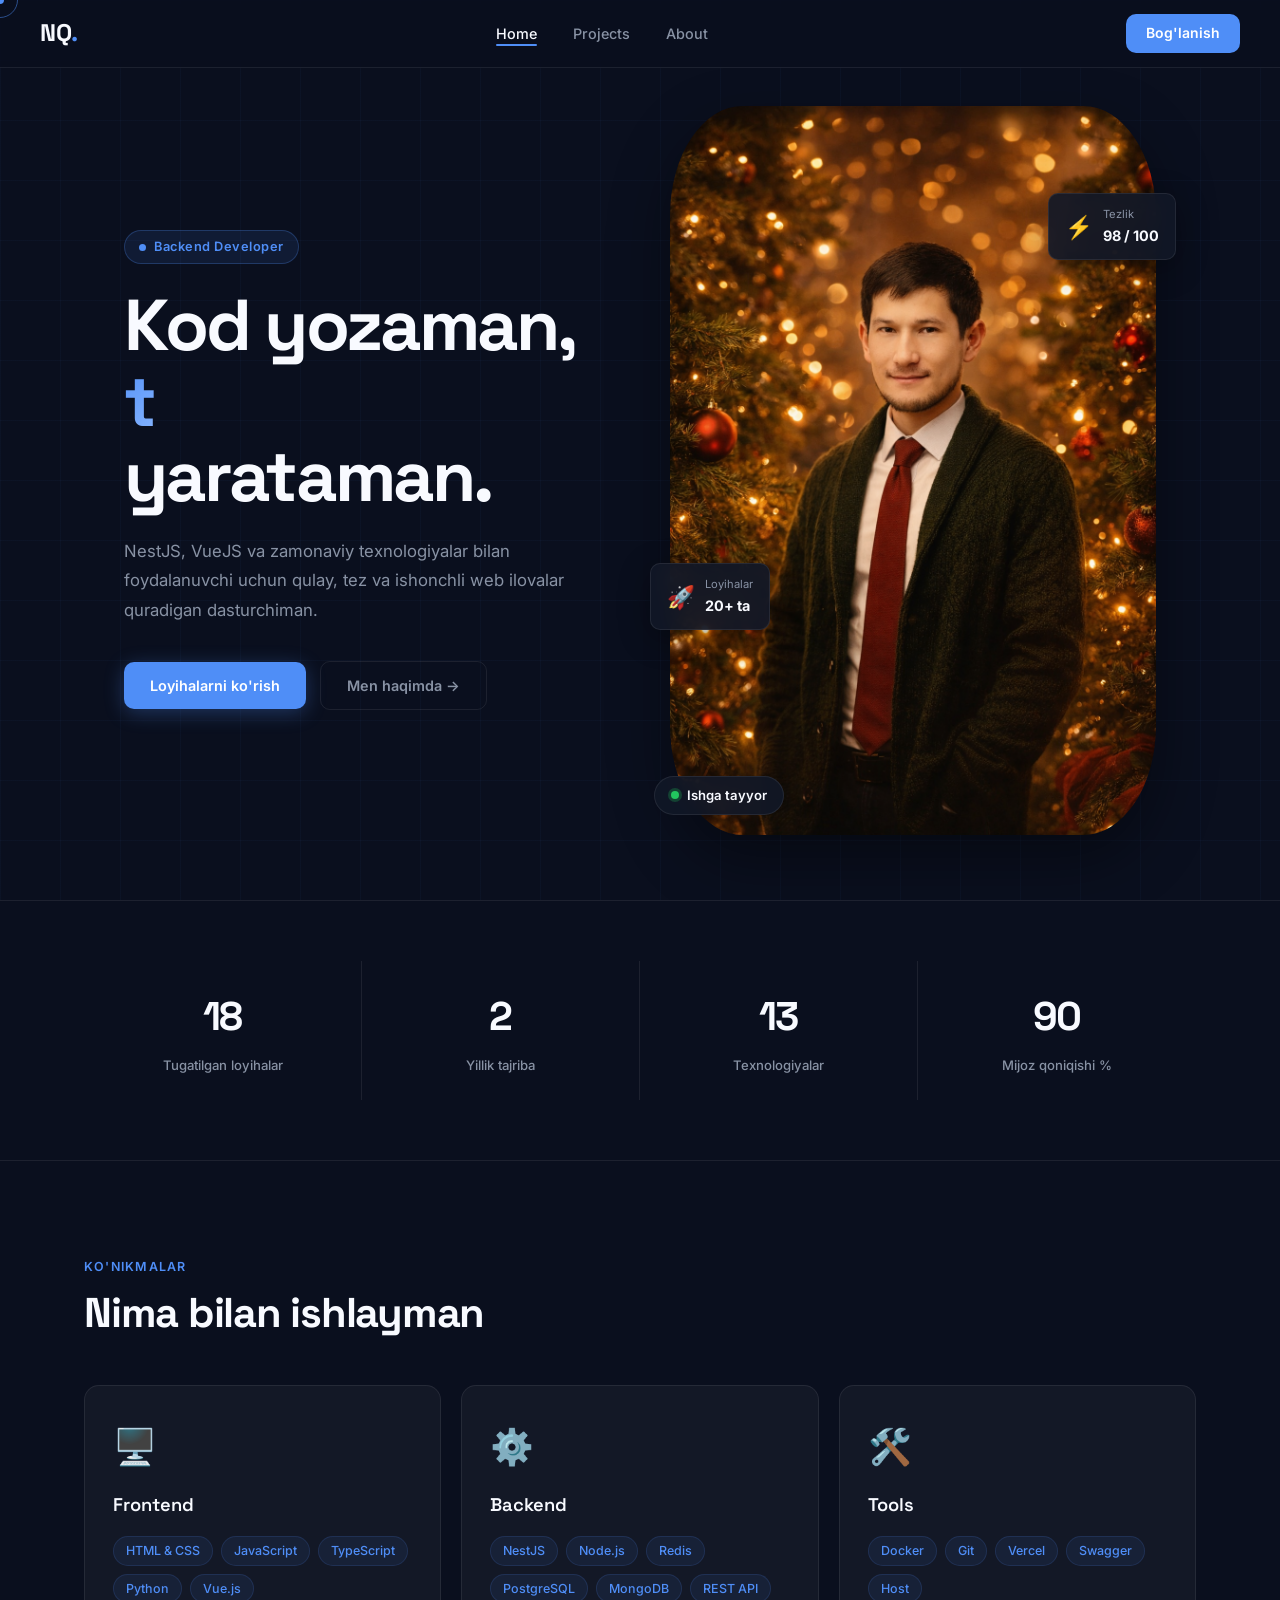
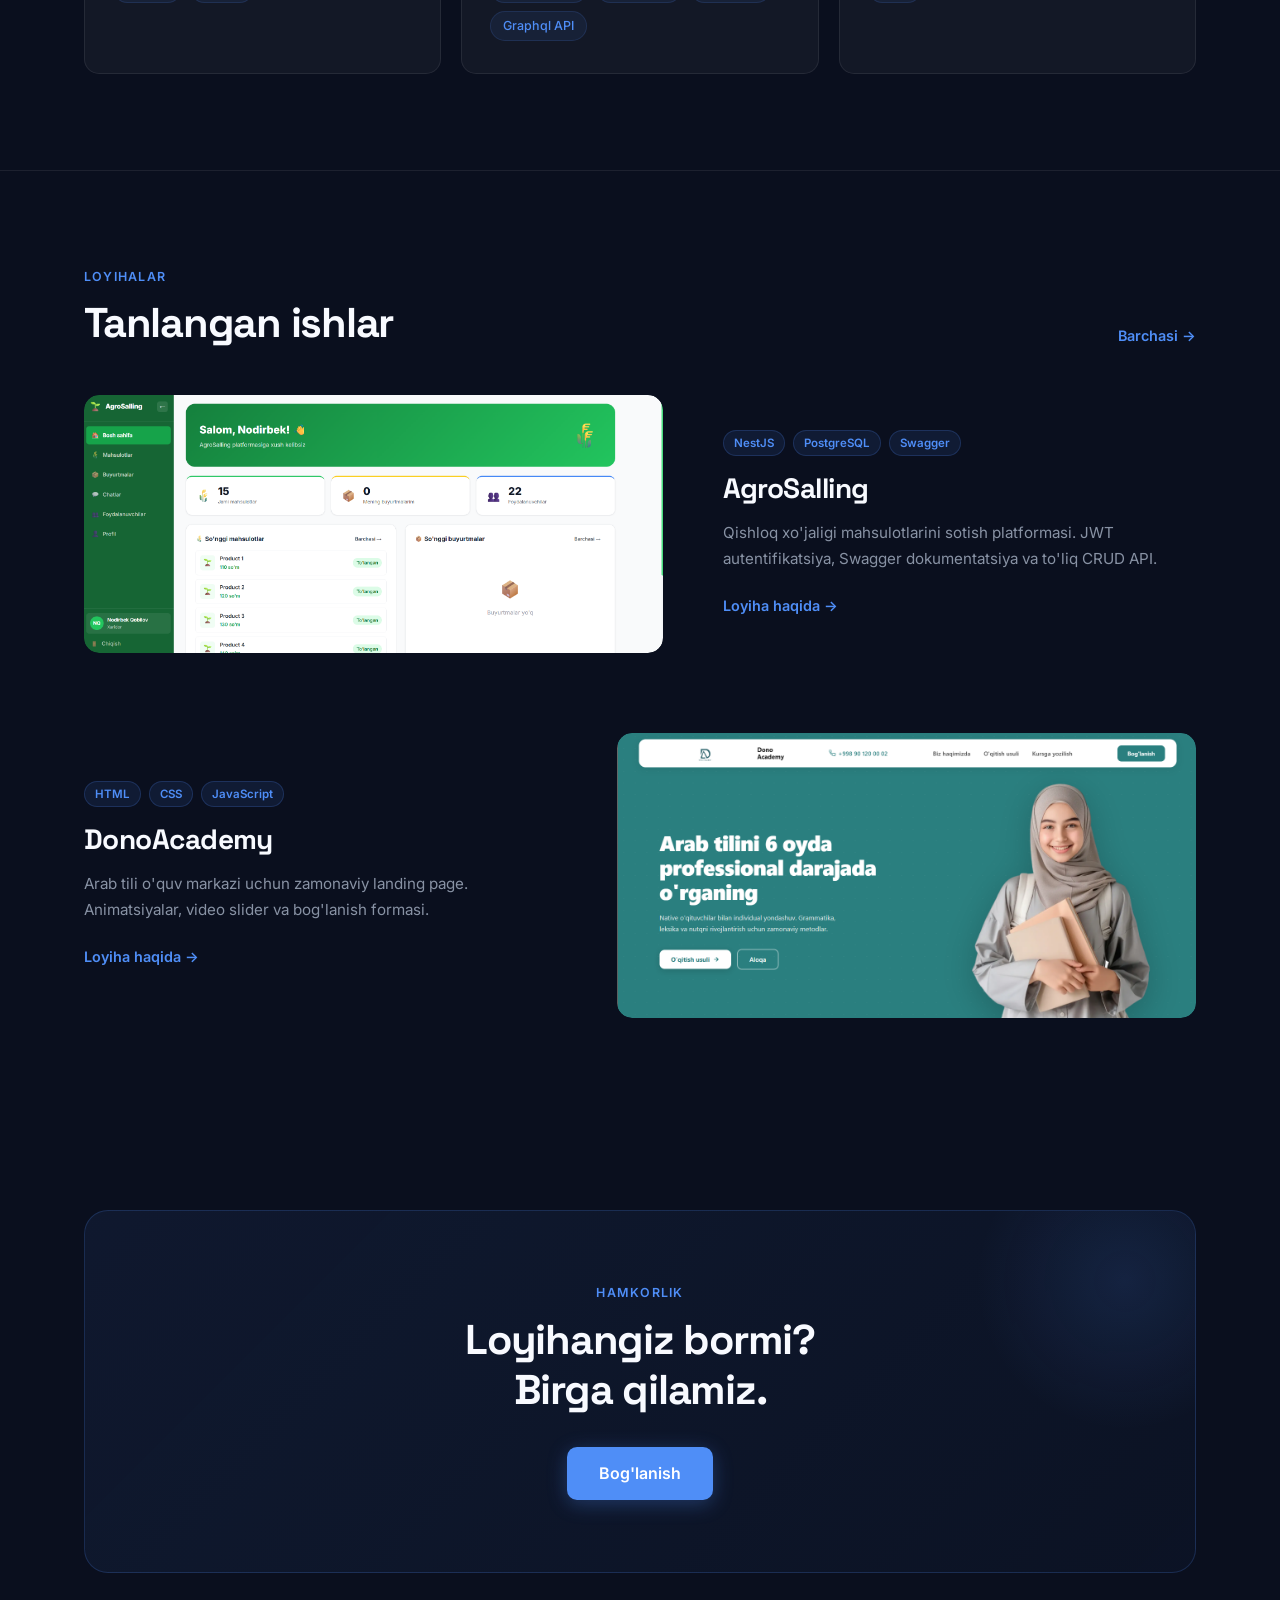
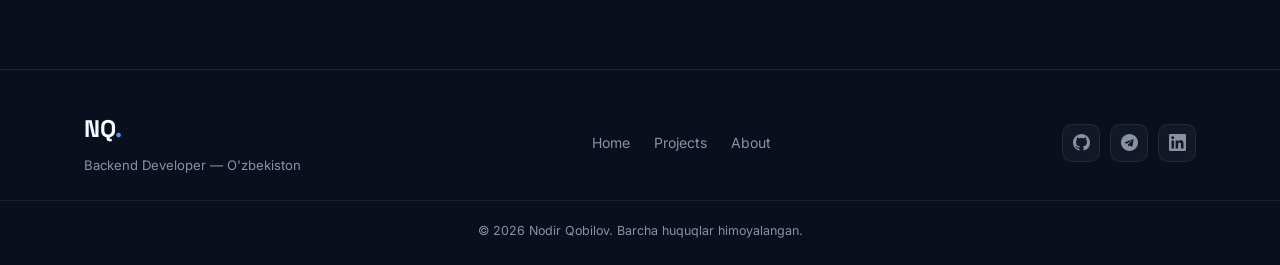
<file: index.html>
<!doctype html>
<html lang="uz">
  <head>
    <meta charset="UTF-8" />
    <meta name="viewport" content="width=device-width, initial-scale=1.0" />
    <title>Nodir Qobilov — Backend Developer</title>
    <link rel="icon" type="image/x-icon" href="./images/home-favicon.png" />
    <link rel="preconnect" href="https://fonts.googleapis.com" />
    <link rel="preconnect" href="https://fonts.gstatic.com" crossorigin />
    <link
      href="https://fonts.googleapis.com/css2?family=Space+Grotesk:wght@400;500;600;700&family=Inter:wght@400;500&display=swap"
      rel="stylesheet"
    />
    <link rel="stylesheet" href="style.css" />
  </head>
  <body>
    <!-- ── CURSOR ── -->
    <div class="cursor-dot" id="cursorDot"></div>
    <div class="cursor-ring" id="cursorRing"></div>

    <!-- ── NAV ── -->
    <nav class="nav" id="nav">
      <a href="index.html" class="nav-logo">NQ<span>.</span></a>
      <ul class="nav-links">
        <li><a href="index.html" class="active">Home</a></li>
        <li><a href="projects.html">Projects</a></li>
        <li><a href="about.html">About</a></li>
      </ul>
      <a href="about.html#contact" class="nav-cta">Bog'lanish</a>
      <button class="hamburger" id="hamburger" aria-label="Menu">
        <span></span><span></span><span></span>
      </button>
    </nav>

    <!-- Mobile menu -->
    <div class="mobile-menu" id="mobileMenu">
      <a href="index.html" onclick="closeMobile()">Home</a>
      <a href="projects.html" onclick="closeMobile()">Projects</a>
      <a href="about.html" onclick="closeMobile()">About</a>
      <a href="about.html#contact" class="nav-cta" onclick="closeMobile()"
        >Bog'lanish</a
      >
    </div>

    <!-- ── HERO ── -->
    <section class="hero">
      <div class="hero-bg-grid"></div>
      <div class="hero-content">
        <div class="hero-tag" data-reveal="fade-up">Backend Developer</div>
        <h1 class="hero-title" data-reveal="fade-up" data-delay="100">
          Kod yozaman,<br />
          <span class="hero-title-accent">tajriba</span><br />
          yarataman.
        </h1>
        <p class="hero-desc" data-reveal="fade-up" data-delay="200">
          NestJS, VueJS va zamonaviy texnologiyalar bilan foydalanuvchi uchun
          qulay, tez va ishonchli web ilovalar quradigan dasturchiman.
        </p>
        <div class="hero-actions" data-reveal="fade-up" data-delay="300">
          <a href="projects.html" class="btn btn-primary"
            >Loyihalarni ko'rish</a
          >
          <a href="about.html" class="btn btn-ghost">Men haqimda →</a>
        </div>
      </div>
      <div class="hero-visual" data-reveal="fade-left" data-delay="200">
        <div class="hero-img-wrap">
          <img
            src="./images/home-image-man-dev.png"
            alt="Nodir Qobilov"
            class="hero-img"
          />
          <div class="hero-img-badge">
            <span class="badge-dot"></span>
            Ishga tayyor
          </div>
        </div>
        <div class="hero-float-card card-1">
          <div class="fc-icon">⚡</div>
          <div>
            <div class="fc-label">Tezlik</div>
            <div class="fc-val">98 / 100</div>
          </div>
        </div>
        <div class="hero-float-card card-2">
          <div class="fc-icon">🚀</div>
          <div>
            <div class="fc-label">Loyihalar</div>
            <div class="fc-val">20+ ta</div>
          </div>
        </div>
      </div>
    </section>

    <!-- ── STATS ── -->
    <section class="stats-section">
      <div class="container">
        <div class="stats-grid">
          <div class="stat-item" data-reveal="fade-up">
            <div class="stat-num" data-count="20">0</div>
            <div class="stat-label">Tugatilgan loyihalar</div>
          </div>
          <div class="stat-item" data-reveal="fade-up" data-delay="100">
            <div class="stat-num" data-count="3">0</div>
            <div class="stat-label">Yillik tajriba</div>
          </div>
          <div class="stat-item" data-reveal="fade-up" data-delay="200">
            <div class="stat-num" data-count="15">0</div>
            <div class="stat-label">Texnologiyalar</div>
          </div>
          <div class="stat-item" data-reveal="fade-up" data-delay="300">
            <div class="stat-num" data-count="100">0</div>
            <div class="stat-label">Mijoz qoniqishi %</div>
          </div>
        </div>
      </div>
    </section>

    <!-- ── SKILLS ── -->
    <section class="skills-section">
      <div class="container">
        <div class="section-head" data-reveal="fade-up">
          <p class="section-eyebrow">Ko'nikmalar</p>
          <h2 class="section-title">Nima bilan ishlayman</h2>
        </div>
        <div class="skills-grid">
          <div class="skill-card" data-reveal="fade-up">
            <div class="skill-icon">🖥️</div>
            <h3>Frontend</h3>
            <div class="skill-tags">
              <span>HTML & CSS</span><span>JavaScript</span
              ><span>TypeScript</span> <span>Python</span><span>Vue.js</span>
            </div>
          </div>
          <div class="skill-card" data-reveal="fade-up" data-delay="100">
            <div class="skill-icon">⚙️</div>
            <h3>Backend</h3>
            <div class="skill-tags">
              <span>NestJS</span><span>Node.js</span><span>Redis</span
              ><span>PostgreSQL</span> <span>MongoDB</span><span>REST API</span
              ><span>Graphql API</span>
            </div>
          </div>
          <div class="skill-card" data-reveal="fade-up" data-delay="200">
            <div class="skill-icon">🛠️</div>
            <h3>Tools</h3>
            <div class="skill-tags">
              <span>Docker</span><span>Git</span><span>Vercel</span>
              <span>Swagger</span><span>Host</span>
            </div>
          </div>
        </div>
      </div>
    </section>

    <!-- ── FEATURED PROJECTS ── -->
    <section class="featured-section">
      <div class="container">
        <div class="section-head" data-reveal="fade-up">
          <p class="section-eyebrow">Loyihalar</p>
          <h2 class="section-title">Tanlangan ishlar</h2>
          <a href="projects.html" class="section-link">Barchasi →</a>
        </div>

        <div class="featured-list">
          <div class="featured-item" data-reveal="fade-up">
            <div class="fi-img">
              <img src="./images/Agrosalling-api.png" alt="AgroSalling" />
              <div class="fi-overlay">
                <a href="https://agrosalling-front.vercel.app" class="fi-btn"
                  >Ko'rish →</a
                >
              </div>
            </div>
            <div class="fi-info">
              <div class="fi-tags">
                <span>NestJS</span><span>PostgreSQL</span><span>Swagger</span>
              </div>
              <h3>AgroSalling</h3>
              <p>
                Qishloq xo'jaligi mahsulotlarini sotish platformasi. JWT
                autentifikatsiya, Swagger dokumentatsiya va to'liq CRUD API.
              </p>
              <a href="https://agrosalling-front.vercel.app" class="fi-link"
                >Loyiha haqida →</a
              >
            </div>
          </div>

          <div class="featured-item reverse" data-reveal="fade-up">
            <div class="fi-img">
              <img src="./images/Dono-akademy-web.png" alt="DonoAcademy" />
              <div class="fi-overlay">
                <a href="https://www.donoakademy.uz" class="fi-btn"
                  >Ko'rish →</a
                >
              </div>
            </div>
            <div class="fi-info">
              <div class="fi-tags">
                <span>HTML</span><span>CSS</span><span>JavaScript</span>
              </div>
              <h3>DonoAcademy</h3>
              <p>
                Arab tili o'quv markazi uchun zamonaviy landing page.
                Animatsiyalar, video slider va bog'lanish formasi.
              </p>
              <a href="https://www.donoakademy.uz" class="fi-link"
                >Loyiha haqida →</a
              >
            </div>
          </div>
        </div>
      </div>
    </section>

    <!-- ── CTA ── -->
    <section class="cta-section">
      <div class="container">
        <div class="cta-box" data-reveal="fade-up">
          <p class="section-eyebrow">Hamkorlik</p>
          <h2>Loyihangiz bormi?<br />Birga qilamiz.</h2>
          <a href="about.html#contact" class="btn btn-primary btn-lg"
            >Bog'lanish</a
          >
        </div>
      </div>
    </section>

    <!-- ── FOOTER ── -->
    <footer class="footer">
      <div class="container footer-inner">
        <div class="footer-left">
          <a href="index.html" class="nav-logo">NQ<span>.</span></a>
          <p>Backend Developer — O'zbekiston</p>
        </div>
        <div class="footer-links">
          <a href="index.html">Home</a>
          <a href="projects.html">Projects</a>
          <a href="about.html">About</a>
        </div>
        <div class="footer-socials">
          <a
            href="https://github.com/mandev332"
            class="social-btn"
            title="GitHub"
          >
            <svg viewBox="0 0 24 24" fill="currentColor">
              <path
                d="M12 0C5.37 0 0 5.37 0 12c0 5.31 3.435 9.795 8.205 11.385.6.105.825-.255.825-.57 0-.285-.015-1.23-.015-2.235-3.015.555-3.795-.735-4.035-1.41-.135-.345-.72-1.41-1.23-1.695-.42-.225-1.02-.78-.015-.795.945-.015 1.62.87 1.845 1.23 1.08 1.815 2.805 1.305 3.495.99.105-.78.42-1.305.765-1.605-2.67-.3-5.46-1.335-5.46-5.925 0-1.305.465-2.385 1.23-3.225-.12-.3-.54-1.53.12-3.18 0 0 1.005-.315 3.3 1.23.96-.27 1.98-.405 3-.405s2.04.135 3 .405c2.295-1.56 3.3-1.23 3.3-1.23.66 1.65.24 2.88.12 3.18.765.84 1.23 1.905 1.23 3.225 0 4.605-2.805 5.625-5.475 5.925.435.375.81 1.095.81 2.22 0 1.605-.015 2.895-.015 3.3 0 .315.225.69.825.57A12.02 12.02 0 0024 12c0-6.63-5.37-12-12-12z"
              />
            </svg>
          </a>
          <a
            href="https://t.me/nodirbek_dev"
            class="social-btn"
            title="Telegram"
          >
            <svg viewBox="0 0 24 24" fill="currentColor">
              <path
                d="M12 0C5.373 0 0 5.373 0 12s5.373 12 12 12 12-5.373 12-12S18.627 0 12 0zm5.894 8.221l-1.97 9.28c-.145.658-.537.818-1.084.508l-3-2.21-1.447 1.394c-.16.16-.295.295-.605.295l.213-3.053 5.56-5.023c.242-.213-.054-.333-.373-.12l-6.871 4.326-2.962-.924c-.643-.204-.657-.643.136-.953l11.57-4.461c.537-.194 1.006.131.833.941z"
              />
            </svg>
          </a>
          <a
            href="https://www.linkedin.com/in/nodirbek-qobilov-072619231/"
            class="social-btn"
            title="LinkedIn"
          >
            <svg viewBox="0 0 24 24" fill="currentColor">
              <path
                d="M20.447 20.452h-3.554v-5.569c0-1.328-.027-3.037-1.852-3.037-1.853 0-2.136 1.445-2.136 2.939v5.667H9.351V9h3.414v1.561h.046c.477-.9 1.637-1.85 3.37-1.85 3.601 0 4.267 2.37 4.267 5.455v6.286zM5.337 7.433a2.062 2.062 0 01-2.063-2.065 2.064 2.064 0 112.063 2.065zm1.782 13.019H3.555V9h3.564v11.452zM22.225 0H1.771C.792 0 0 .774 0 1.729v20.542C0 23.227.792 24 1.771 24h20.451C23.2 24 24 23.227 24 22.271V1.729C24 .774 23.2 0 22.222 0h.003z"
              />
            </svg>
          </a>
        </div>
      </div>
      <div class="footer-bottom">
        <p>© 2026 Nodir Qobilov. Barcha huquqlar himoyalangan.</p>
      </div>
    </footer>

    <script src="main.js"></script>
  </body>
</html>
</file>
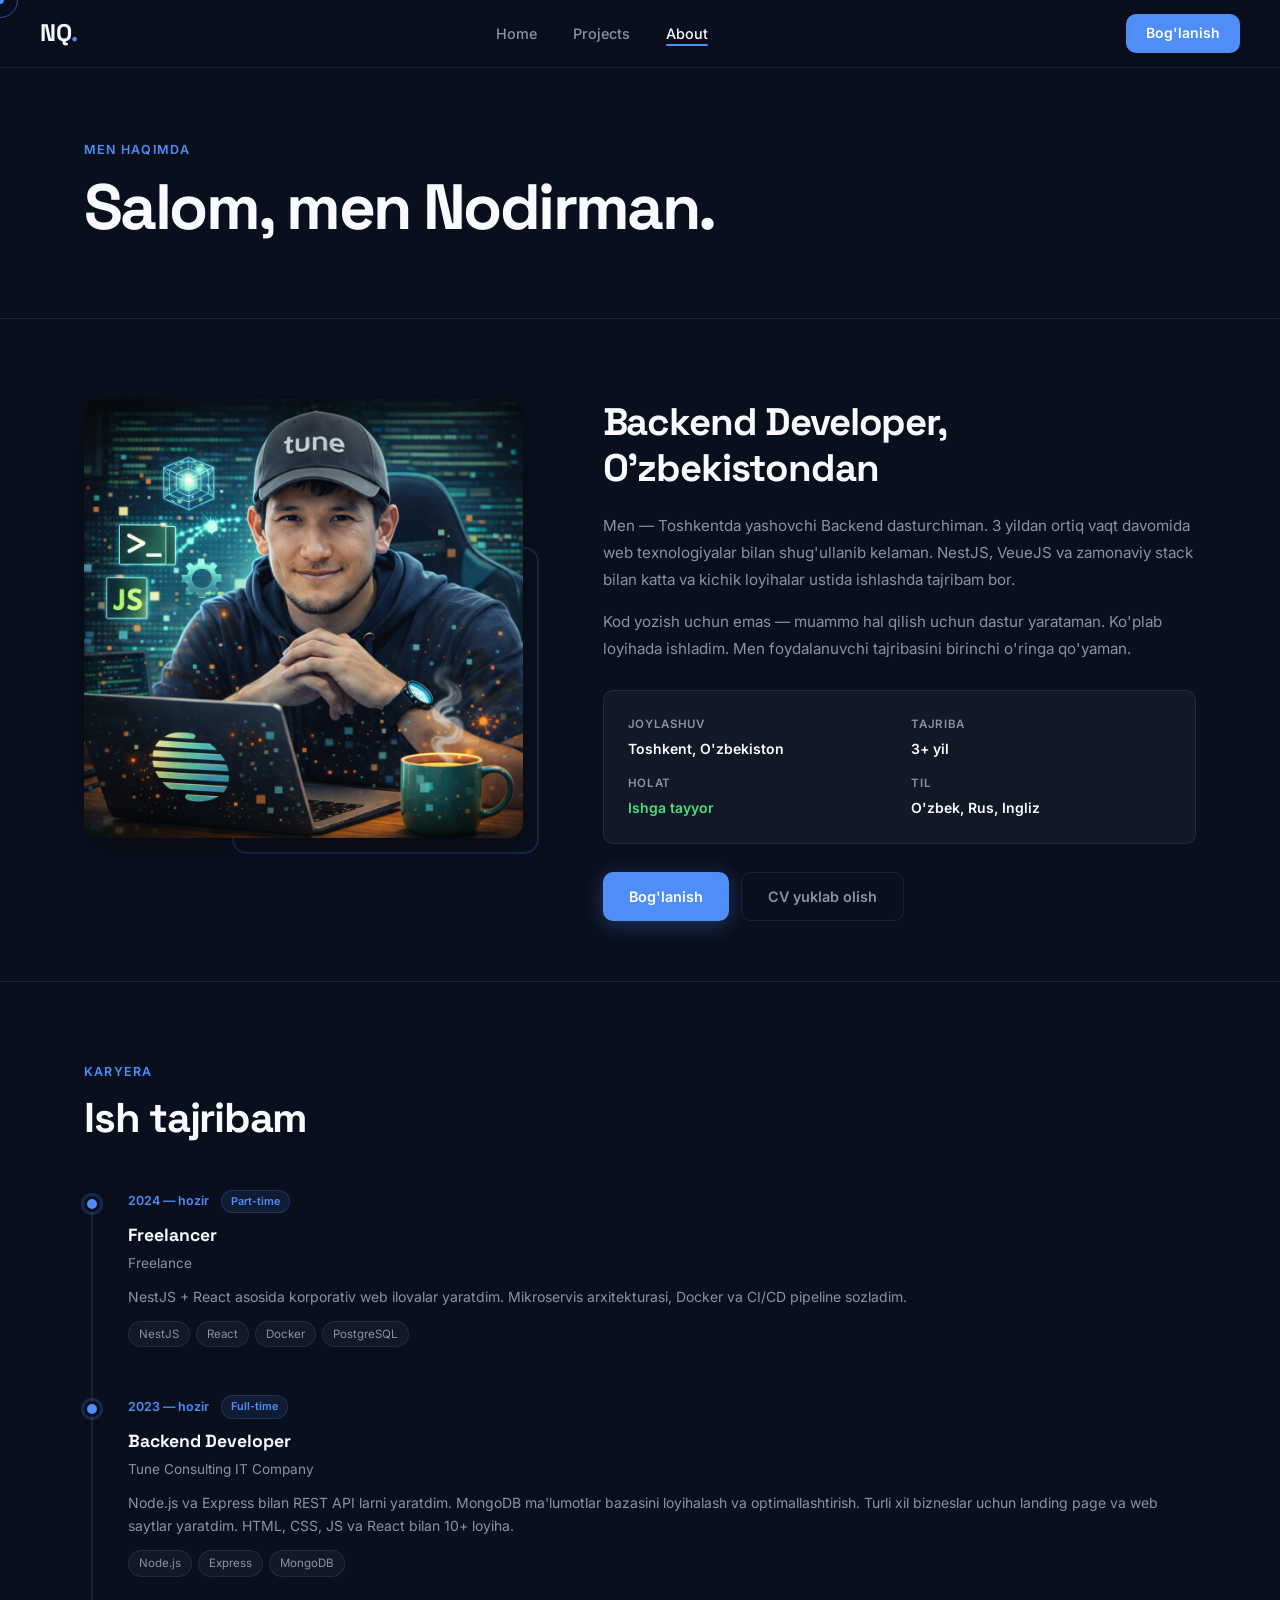
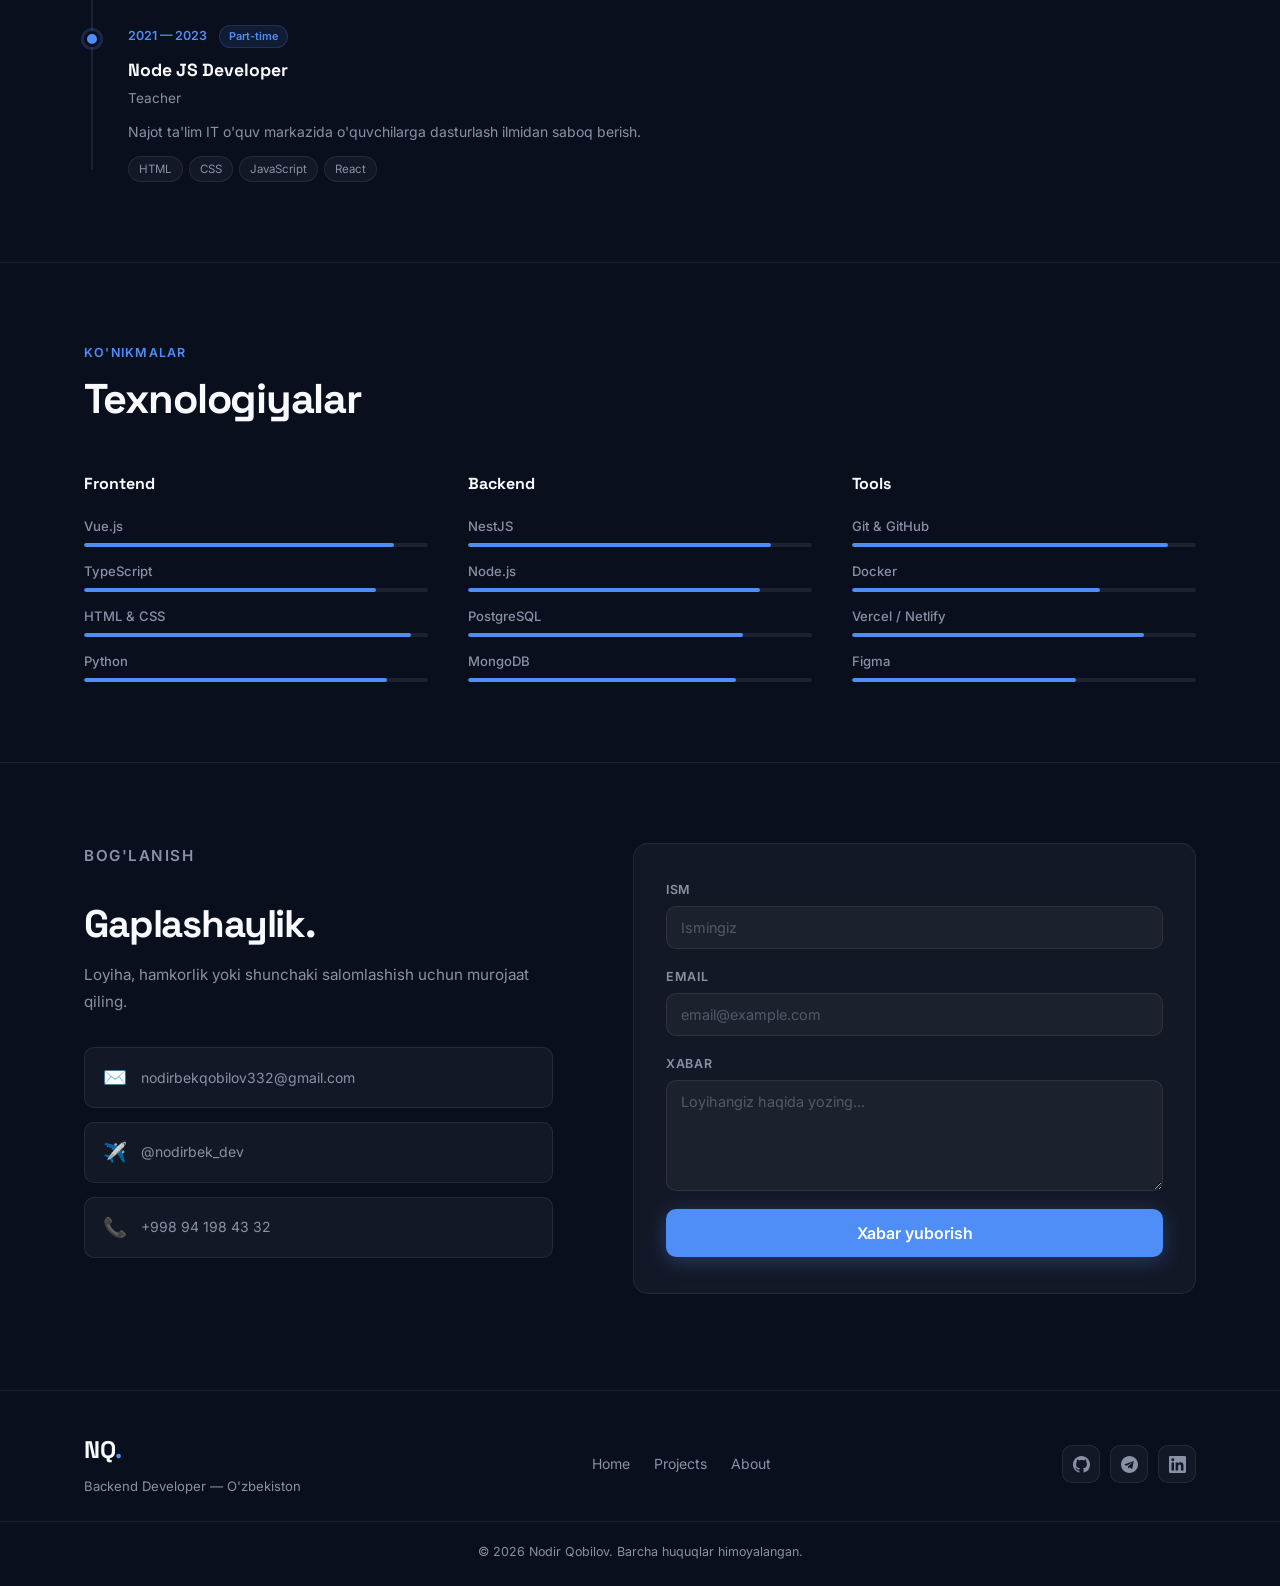
<file: about.html>
<!doctype html>
<html lang="uz">
  <head>
    <meta charset="UTF-8" />
    <meta name="viewport" content="width=device-width, initial-scale=1.0" />
    <title>Men haqimda — Nodir Qobilov</title>
    <link rel="icon" type="image/x-icon" href="./images/about-favicon.png" />
    <link rel="preconnect" href="https://fonts.googleapis.com" />
    <link rel="preconnect" href="https://fonts.gstatic.com" crossorigin />
    <link
      href="https://fonts.googleapis.com/css2?family=Space+Grotesk:wght@400;500;600;700&family=Inter:wght@400;500&display=swap"
      rel="stylesheet"
    />
    <link rel="stylesheet" href="style.css" />
  </head>
  <body>
    <div class="cursor-dot" id="cursorDot"></div>
    <div class="cursor-ring" id="cursorRing"></div>

    <nav class="nav" id="nav">
      <a href="index.html" class="nav-logo">NQ<span>.</span></a>
      <ul class="nav-links">
        <li><a href="index.html">Home</a></li>
        <li><a href="projects.html">Projects</a></li>
        <li><a href="about.html" class="active">About</a></li>
      </ul>
      <a href="#contact" class="nav-cta">Bog'lanish</a>
      <button class="hamburger" id="hamburger" aria-label="Menu">
        <span></span><span></span><span></span>
      </button>
    </nav>

    <div class="mobile-menu" id="mobileMenu">
      <a href="index.html" onclick="closeMobile()">Home</a>
      <a href="projects.html" onclick="closeMobile()">Projects</a>
      <a href="about.html" onclick="closeMobile()">About</a>
      <a href="#contact" class="nav-cta" onclick="closeMobile()">Bog'lanish</a>
    </div>

    <!-- ── ABOUT HERO ── -->
    <section class="page-hero">
      <div class="container">
        <p class="section-eyebrow" data-reveal="fade-up">Men haqimda</p>
        <h1 class="page-hero-title" data-reveal="fade-up" data-delay="100">
          Salom, men Nodirman.
        </h1>
      </div>
    </section>

    <!-- ── BIO ── -->
    <section class="bio-section">
      <div class="container">
        <div class="bio-grid">
          <div class="bio-img-wrap" data-reveal="fade-right">
            <img
              src="./images/about-image-man-dev.png"
              alt="Nodir Qobilov"
              class="bio-img"
            />
            <div class="bio-img-deco"></div>
          </div>
          <div class="bio-content" data-reveal="fade-left">
            <h2>Backend Developer,<br />O'zbekistondan</h2>
            <p>
              Men — Toshkentda yashovchi Backend dasturchiman. 3 yildan ortiq
              vaqt davomida web texnologiyalar bilan shug'ullanib kelaman.
              NestJS, VeueJS va zamonaviy stack bilan katta va kichik loyihalar
              ustida ishlashda tajribam bor.
            </p>
            <p>
              Kod yozish uchun emas — muammo hal qilish uchun dastur yarataman.
              Ko'plab loyihada ishladim. Men foydalanuvchi tajribasini birinchi
              o'ringa qo'yaman.
            </p>
            <div class="bio-info">
              <div class="bio-info-item">
                <span class="bi-label">Joylashuv</span>
                <span class="bi-val">Toshkent, O'zbekiston</span>
              </div>
              <div class="bio-info-item">
                <span class="bi-label">Tajriba</span>
                <span class="bi-val">3+ yil</span>
              </div>
              <div class="bio-info-item">
                <span class="bi-label">Holat</span>
                <span class="bi-val status-available">Ishga tayyor</span>
              </div>
              <div class="bio-info-item">
                <span class="bi-label">Til</span>
                <span class="bi-val">O'zbek, Rus, Ingliz</span>
              </div>
            </div>
            <div class="bio-actions">
              <a href="#contact" class="btn btn-primary">Bog'lanish</a>
              <a
                href="https://repository.aab.uz/orders/2026/09/24/01a0d393-ddbd-7808-9903-c073228d8035"
                class="btn btn-ghost"
                download
                >CV yuklab olish</a
              >
            </div>
          </div>
        </div>
      </div>
    </section>

    <!-- ── EXPERIENCE ── -->
    <section class="exp-section">
      <div class="container">
        <div class="section-head" data-reveal="fade-up">
          <p class="section-eyebrow">Karyera</p>
          <h2 class="section-title">Ish tajribam</h2>
        </div>
        <div class="timeline">
          <div class="tl-item" data-reveal="fade-up">
            <div class="tl-dot"></div>
            <div class="tl-content">
              <div class="tl-meta">
                <span class="tl-date">2024 — hozir</span>
                <span class="tl-type">Part-time</span>
              </div>
              <h3 class="tl-title">Freelancer</h3>
              <p class="tl-company">Freelance</p>
              <p class="tl-desc">
                NestJS + React asosida korporativ web ilovalar yaratdim.
                Mikroservis arxitekturasi, Docker va CI/CD pipeline sozladim.
              </p>
              <div class="tl-tags">
                <span>NestJS</span><span>React</span><span>Docker</span
                ><span>PostgreSQL</span>
              </div>
            </div>
          </div>

          <div class="tl-item" data-reveal="fade-up" data-delay="100">
            <div class="tl-dot"></div>
            <div class="tl-content">
              <div class="tl-meta">
                <span class="tl-date">2023 — hozir</span>
                <span class="tl-type">Full-time</span>
              </div>
              <h3 class="tl-title">Backend Developer</h3>
              <p class="tl-company">Tune Consulting IT Company</p>
              <p class="tl-desc">
                Node.js va Express bilan REST API larni yaratdim. MongoDB
                ma'lumotlar bazasini loyihalash va optimallashtirish. Turli xil
                bizneslar uchun landing page va web saytlar yaratdim. HTML, CSS,
                JS va React bilan 10+ loyiha.
              </p>
              <div class="tl-tags">
                <span>Node.js</span><span>Express</span><span>MongoDB</span>
              </div>
            </div>
          </div>

          <div class="tl-item" data-reveal="fade-up" data-delay="200">
            <div class="tl-dot"></div>
            <div class="tl-content">
              <div class="tl-meta">
                <span class="tl-date">2021 — 2023</span>
                <span class="tl-type">Part-time</span>
              </div>
              <h3 class="tl-title">Node JS Developer</h3>
              <p class="tl-company">Teacher</p>
              <p class="tl-desc">
                Najot ta'lim IT o'quv markazida o'quvchilarga dasturlash ilmidan
                saboq berish.
              </p>
              <div class="tl-tags">
                <span>HTML</span><span>CSS</span><span>JavaScript</span
                ><span>React</span>
              </div>
            </div>
          </div>
        </div>
      </div>
    </section>

    <!-- ── SKILLS DETAIL ── -->
    <section class="skills-detail-section">
      <div class="container">
        <div class="section-head" data-reveal="fade-up">
          <p class="section-eyebrow">Ko'nikmalar</p>
          <h2 class="section-title">Texnologiyalar</h2>
        </div>
        <div class="skills-detail-grid">
          <div class="sd-group" data-reveal="fade-up">
            <h4>Frontend</h4>
            <div class="sd-items">
              <div class="sd-item">
                <span class="sd-name">Vue.js</span>
                <div class="sd-bar">
                  <div class="sd-fill" style="--w: 90%"></div>
                </div>
              </div>
              <div class="sd-item">
                <span class="sd-name">TypeScript</span>
                <div class="sd-bar">
                  <div class="sd-fill" style="--w: 85%"></div>
                </div>
              </div>
              <div class="sd-item">
                <span class="sd-name">HTML & CSS</span>
                <div class="sd-bar">
                  <div class="sd-fill" style="--w: 95%"></div>
                </div>
              </div>
              <div class="sd-item">
                <span class="sd-name">Python</span>
                <div class="sd-bar">
                  <div class="sd-fill" style="--w: 88%"></div>
                </div>
              </div>
            </div>
          </div>
          <div class="sd-group" data-reveal="fade-up" data-delay="100">
            <h4>Backend</h4>
            <div class="sd-items">
              <div class="sd-item">
                <span class="sd-name">NestJS</span>
                <div class="sd-bar">
                  <div class="sd-fill" style="--w: 88%"></div>
                </div>
              </div>
              <div class="sd-item">
                <span class="sd-name">Node.js</span>
                <div class="sd-bar">
                  <div class="sd-fill" style="--w: 85%"></div>
                </div>
              </div>
              <div class="sd-item">
                <span class="sd-name">PostgreSQL</span>
                <div class="sd-bar">
                  <div class="sd-fill" style="--w: 80%"></div>
                </div>
              </div>
              <div class="sd-item">
                <span class="sd-name">MongoDB</span>
                <div class="sd-bar">
                  <div class="sd-fill" style="--w: 78%"></div>
                </div>
              </div>
            </div>
          </div>
          <div class="sd-group" data-reveal="fade-up" data-delay="200">
            <h4>Tools</h4>
            <div class="sd-items">
              <div class="sd-item">
                <span class="sd-name">Git & GitHub</span>
                <div class="sd-bar">
                  <div class="sd-fill" style="--w: 92%"></div>
                </div>
              </div>
              <div class="sd-item">
                <span class="sd-name">Docker</span>
                <div class="sd-bar">
                  <div class="sd-fill" style="--w: 72%"></div>
                </div>
              </div>
              <div class="sd-item">
                <span class="sd-name">Vercel / Netlify</span>
                <div class="sd-bar">
                  <div class="sd-fill" style="--w: 85%"></div>
                </div>
              </div>
              <div class="sd-item">
                <span class="sd-name">Figma</span>
                <div class="sd-bar">
                  <div class="sd-fill" style="--w: 65%"></div>
                </div>
              </div>
            </div>
          </div>
        </div>
      </div>
    </section>

    <!-- ── CONTACT ── -->
    <section class="contact-section" id="contact">
      <div class="container">
        <div class="contact-grid">
          <div class="contact-left" data-reveal="fade-right">
            <p class="section-eyebrow">Bog'lanish</p>
            <h2>Gaplashaylik.</h2>
            <p>
              Loyiha, hamkorlik yoki shunchaki salomlashish uchun murojaat
              qiling.
            </p>
            <div class="contact-info">
              <a href="mailto:nodir@example.com" class="ci-item">
                <div class="ci-icon">✉️</div>
                <span>nodirbekqobilov332@gmail.com</span>
              </a>
              <a href="https://t.me/nodirbek_dev" class="ci-item">
                <div class="ci-icon">✈️</div>
                <span>@nodirbek_dev</span>
              </a>
              <a href="tel:+998941984332" class="ci-item">
                <div class="ci-icon">📞</div>
                <span>+998 94 198 43 32</span>
              </a>
            </div>
          </div>
          <div class="contact-form-wrap" data-reveal="fade-left">
            <form class="contact-form" id="contactForm">
              <div class="cf-group">
                <label>Ism</label>
                <input id="name" type="text" placeholder="Ismingiz" required />
              </div>
              <div class="cf-group">
                <label>Email</label>
                <input
                  id="email"
                  type="email"
                  placeholder="email@example.com"
                  required
                />
              </div>
              <div class="cf-group">
                <label>Xabar</label>
                <textarea
                  id="message"
                  rows="5"
                  placeholder="Loyihangiz haqida yozing..."
                  required
                ></textarea>
              </div>
              <button
                type="submit"
                class="btn btn-primary btn-lg"
                style="width: 100%"
              >
                Xabar yuborish
              </button>
              <div class="cf-success" id="cfSuccess">
                ✅ Xabaringiz yuborildi!
              </div>
            </form>
          </div>
        </div>
      </div>
    </section>

    <footer class="footer">
      <div class="container footer-inner">
        <div class="footer-left">
          <a href="index.html" class="nav-logo">NQ<span>.</span></a>
          <p>Backend Developer — O'zbekiston</p>
        </div>
        <div class="footer-links">
          <a href="index.html">Home</a>
          <a href="projects.html">Projects</a>
          <a href="about.html">About</a>
        </div>
        <div class="footer-socials">
          <a
            href="https://github.com/mandev332"
            class="social-btn"
            title="GitHub"
          >
            <svg viewBox="0 0 24 24" fill="currentColor">
              <path
                d="M12 0C5.37 0 0 5.37 0 12c0 5.31 3.435 9.795 8.205 11.385.6.105.825-.255.825-.57 0-.285-.015-1.23-.015-2.235-3.015.555-3.795-.735-4.035-1.41-.135-.345-.72-1.41-1.23-1.695-.42-.225-1.02-.78-.015-.795.945-.015 1.62.87 1.845 1.23 1.08 1.815 2.805 1.305 3.495.99.105-.78.42-1.305.765-1.605-2.67-.3-5.46-1.335-5.46-5.925 0-1.305.465-2.385 1.23-3.225-.12-.3-.54-1.53.12-3.18 0 0 1.005-.315 3.3 1.23.96-.27 1.98-.405 3-.405s2.04.135 3 .405c2.295-1.56 3.3-1.23 3.3-1.23.66 1.65.24 2.88.12 3.18.765.84 1.23 1.905 1.23 3.225 0 4.605-2.805 5.625-5.475 5.925.435.375.81 1.095.81 2.22 0 1.605-.015 2.895-.015 3.3 0 .315.225.69.825.57A12.02 12.02 0 0024 12c0-6.63-5.37-12-12-12z"
              />
            </svg>
          </a>
          <a
            href="https://t.me/nodirbek_dev"
            class="social-btn"
            title="Telegram"
          >
            <svg viewBox="0 0 24 24" fill="currentColor">
              <path
                d="M12 0C5.373 0 0 5.373 0 12s5.373 12 12 12 12-5.373 12-12S18.627 0 12 0zm5.894 8.221l-1.97 9.28c-.145.658-.537.818-1.084.508l-3-2.21-1.447 1.394c-.16.16-.295.295-.605.295l.213-3.053 5.56-5.023c.242-.213-.054-.333-.373-.12l-6.871 4.326-2.962-.924c-.643-.204-.657-.643.136-.953l11.57-4.461c.537-.194 1.006.131.833.941z"
              />
            </svg>
          </a>
          <a
            href="https://www.linkedin.com/in/nodirbek-qobilov-072619231/"
            class="social-btn"
            title="LinkedIn"
          >
            <svg viewBox="0 0 24 24" fill="currentColor">
              <path
                d="M20.447 20.452h-3.554v-5.569c0-1.328-.027-3.037-1.852-3.037-1.853 0-2.136 1.445-2.136 2.939v5.667H9.351V9h3.414v1.561h.046c.477-.9 1.637-1.85 3.37-1.85 3.601 0 4.267 2.37 4.267 5.455v6.286zM5.337 7.433a2.062 2.062 0 01-2.063-2.065 2.064 2.064 0 112.063 2.065zm1.782 13.019H3.555V9h3.564v11.452zM22.225 0H1.771C.792 0 0 .774 0 1.729v20.542C0 23.227.792 24 1.771 24h20.451C23.2 24 24 23.227 24 22.271V1.729C24 .774 23.2 0 22.222 0h.003z"
              />
            </svg>
          </a>
        </div>
      </div>
      <div class="footer-bottom">
        <p>© 2026 Nodir Qobilov. Barcha huquqlar himoyalangan.</p>
      </div>
    </footer>

    <script src="main.js"></script>
  </body>
</html>
</file>
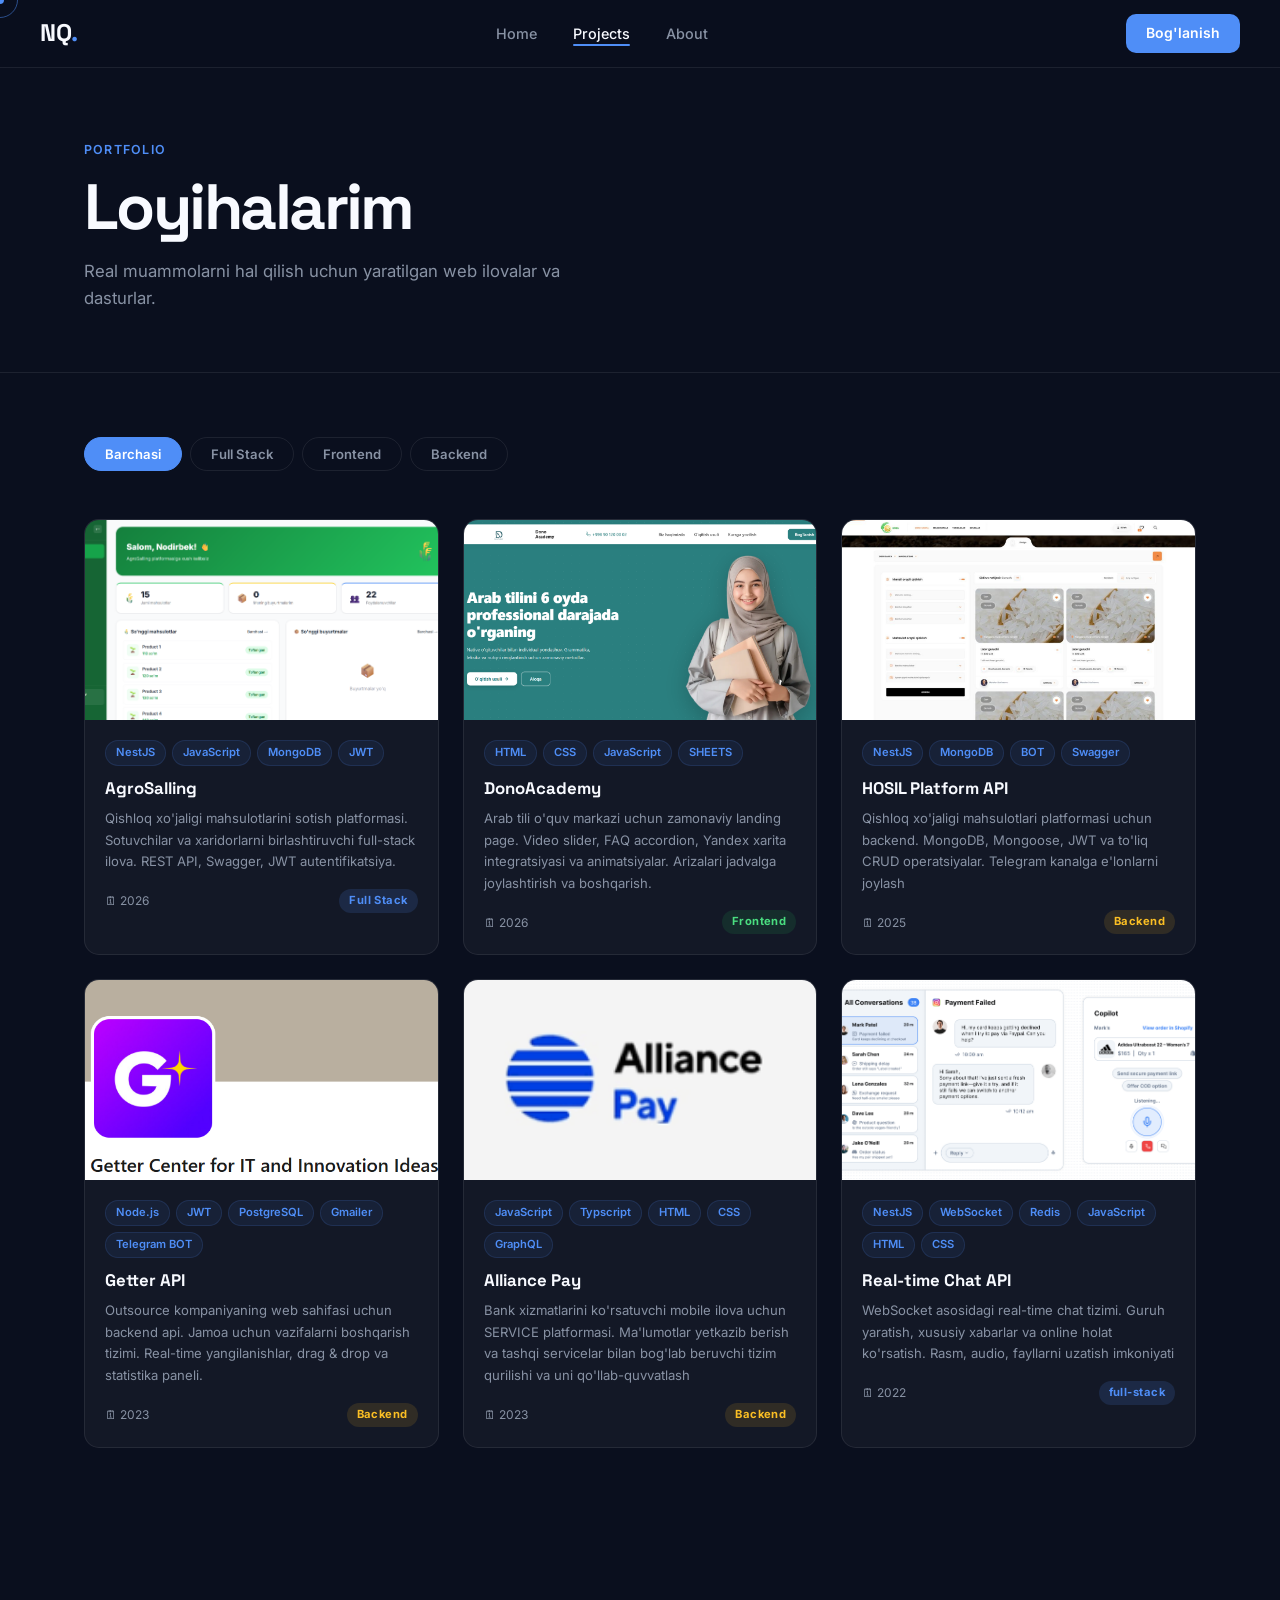
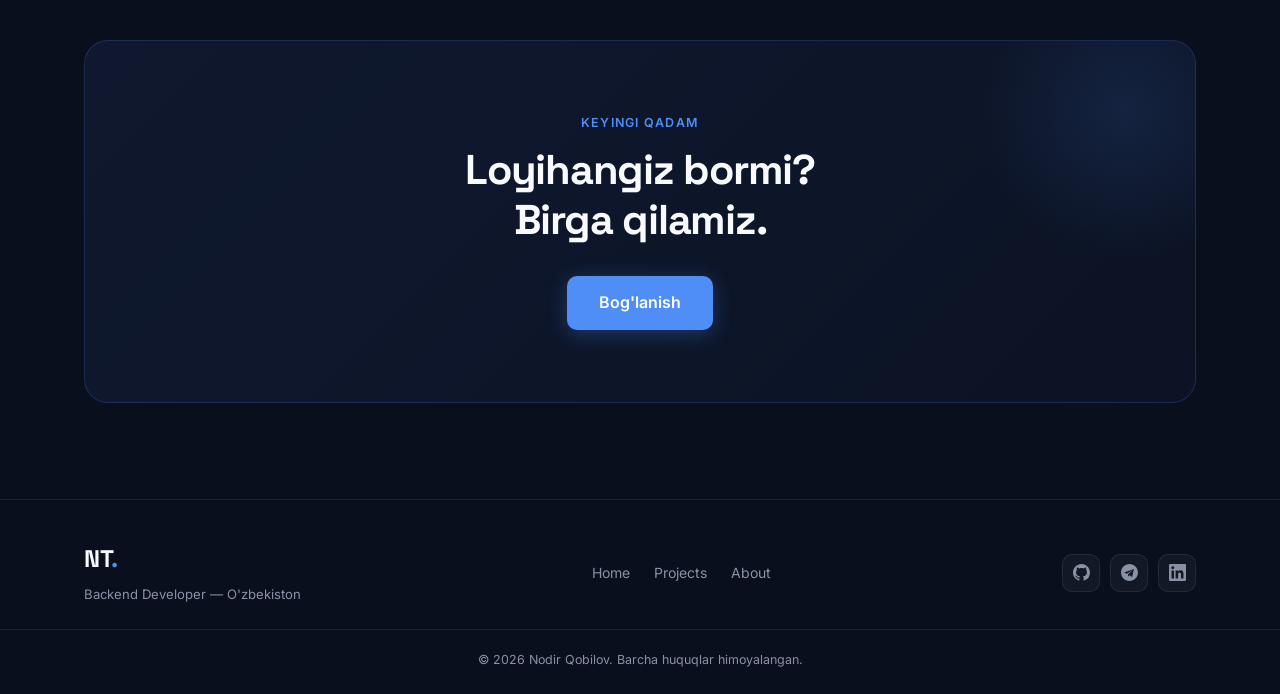
<file: projects.html>
<!doctype html>
<html lang="uz">
  <head>
    <meta charset="UTF-8" />
    <meta name="viewport" content="width=device-width, initial-scale=1.0" />
    <title>Loyihalar — Nodir Qobilov</title>
    <link rel="icon" type="image/x-icon" href="./images/project-favicon.png" />
    <link rel="preconnect" href="https://fonts.googleapis.com" />
    <link rel="preconnect" href="https://fonts.gstatic.com" crossorigin />
    <link
      href="https://fonts.googleapis.com/css2?family=Space+Grotesk:wght@400;500;600;700&family=Inter:wght@400;500&display=swap"
      rel="stylesheet"
    />
    <link rel="stylesheet" href="style.css" />
  </head>
  <body>
    <div class="cursor-dot" id="cursorDot"></div>
    <div class="cursor-ring" id="cursorRing"></div>

    <nav class="nav" id="nav">
      <a href="index.html" class="nav-logo">NQ<span>.</span></a>
      <ul class="nav-links">
        <li><a href="index.html">Home</a></li>
        <li><a href="projects.html" class="active">Projects</a></li>
        <li><a href="about.html">About</a></li>
      </ul>
      <a href="about.html#contact" class="nav-cta">Bog'lanish</a>
      <button class="hamburger" id="hamburger" aria-label="Menu">
        <span></span><span></span><span></span>
      </button>
    </nav>

    <div class="mobile-menu" id="mobileMenu">
      <a href="index.html" onclick="closeMobile()">Home</a>
      <a href="projects.html" onclick="closeMobile()">Projects</a>
      <a href="about.html" onclick="closeMobile()">About</a>
      <a href="about.html#contact" class="nav-cta" onclick="closeMobile()"
        >Bog'lanish</a
      >
    </div>

    <!-- ── PAGE HERO ── -->
    <section class="page-hero">
      <div class="container">
        <p class="section-eyebrow" data-reveal="fade-up">Portfolio</p>
        <h1 class="page-hero-title" data-reveal="fade-up" data-delay="100">
          Loyihalarim
        </h1>
        <p class="page-hero-desc" data-reveal="fade-up" data-delay="200">
          Real muammolarni hal qilish uchun yaratilgan web ilovalar va
          dasturlar.
        </p>
      </div>
    </section>

    <!-- ── FILTER ── -->
    <section class="projects-section">
      <div class="container">
        <div class="filter-bar" data-reveal="fade-up">
          <button class="filter-btn active" data-filter="all">Barchasi</button>
          <button class="filter-btn" data-filter="fullstack">Full Stack</button>
          <button class="filter-btn" data-filter="frontend">Frontend</button>
          <button class="filter-btn" data-filter="backend">Backend</button>
        </div>

        <div class="projects-grid">
          <div class="project-card" data-cat="fullstack" data-reveal="fade-up">
            <div class="project-img">
              <img src="./images/Agrosalling-api.png" alt="AgroSalling" />
              <div class="project-overlay">
                <a
                  href="https://agrosalling-front.vercel.app"
                  class="project-link-btn"
                  >Live Demo</a
                >
                <a
                  href="https://github.com/mandev332/agrosalling-front"
                  class="project-link-btn outline"
                  >GitHub</a
                >
              </div>
            </div>
            <div class="project-body">
              <div class="project-tags">
                <span class="tag">NestJS</span>
                <span class="tag">JavaScript</span>
                <span class="tag">MongoDB</span>
                <span class="tag">JWT</span>
              </div>
              <h3>AgroSalling</h3>
              <p>
                Qishloq xo'jaligi mahsulotlarini sotish platformasi. Sotuvchilar
                va xaridorlarni birlashtiruvchi full-stack ilova. REST API,
                Swagger, JWT autentifikatsiya.
              </p>
              <div class="project-meta">
                <span>🗓 2026</span>
                <span class="project-type fullstack">Full Stack</span>
              </div>
            </div>
          </div>

          <div
            class="project-card"
            data-cat="frontend"
            data-reveal="fade-up"
            data-delay="100"
          >
            <div class="project-img">
              <img src="./images/Dono-akademy-web.png" alt="DonoAcademy" />
              <div class="project-overlay">
                <a href="https://www.donoakademy.uz" class="project-link-btn"
                  >Live Demo</a
                >
                <a
                  href="https://github.com/mandev332/donoakademy.uz"
                  class="project-link-btn outline"
                  >GitHub</a
                >
              </div>
            </div>
            <div class="project-body">
              <div class="project-tags">
                <span class="tag">HTML</span>
                <span class="tag">CSS</span>
                <span class="tag">JavaScript</span>
                <span class="tag">SHEETS</span>
              </div>
              <h3>DonoAcademy</h3>
              <p>
                Arab tili o'quv markazi uchun zamonaviy landing page. Video
                slider, FAQ accordion, Yandex xarita integratsiyasi va
                animatsiyalar. Arizalari jadvalga joylashtirish va boshqarish.
              </p>
              <div class="project-meta">
                <span>🗓 2026</span>
                <span class="project-type frontend">Frontend</span>
              </div>
            </div>
          </div>

          <div
            class="project-card"
            data-cat="backend"
            data-reveal="fade-up"
            data-delay="200"
          >
            <div class="project-img">
              <img src="./images/hosil.uz.jpg" alt="HOSIL API" />
              <div class="project-overlay">
                <a
                  href="https://agrosalling.vercel.app/api/v1"
                  class="project-link-btn"
                  >Live Demo</a
                >
                <a
                  href="https://github.com/mandev332/agrosalling"
                  class="project-link-btn outline"
                  >GitHub</a
                >
              </div>
            </div>
            <div class="project-body">
              <div class="project-tags">
                <span class="tag">NestJS</span>
                <span class="tag">MongoDB</span>
                <span class="tag">BOT</span>
                <span class="tag">Swagger</span>
              </div>
              <h3>HOSIL Platform API</h3>
              <p>
                Qishloq xo'jaligi mahsulotlari platformasi uchun backend.
                MongoDB, Mongoose, JWT va to'liq CRUD operatsiyalar. Telegram
                kanalga e'lonlarni joylash
              </p>
              <div class="project-meta">
                <span>🗓 2025</span>
                <span class="project-type backend">Backend</span>
              </div>
            </div>
          </div>

          <div class="project-card" data-cat="backend" data-reveal="fade-up">
            <div class="project-img">
              <img src="./images/getter.png" alt="GETTER" />
              <div class="project-overlay">
                <a href="https://getter.uz" class="project-link-btn"
                  >Live Demo</a
                >
                <a
                  href="https://github.com/mandev332/getter-project"
                  class="project-link-btn outline"
                  >GitHub</a
                >
              </div>
            </div>
            <div class="project-body">
              <div class="project-tags">
                <span class="tag">Node.js</span>
                <span class="tag">JWT</span>
                <span class="tag">PostgreSQL</span>
                <span class="tag">Gmailer</span>
                <span class="tag">Telegram BOT</span>
              </div>
              <h3>Getter API</h3>
              <p>
                Outsource kompaniyaning web sahifasi uchun backend api. Jamoa
                uchun vazifalarni boshqarish tizimi. Real-time yangilanishlar,
                drag & drop va statistika paneli.
              </p>
              <div class="project-meta">
                <span>🗓 2023</span>
                <span class="project-type backend">Backend</span>
              </div>
            </div>
          </div>

          <div
            class="project-card"
            data-cat="backend"
            data-reveal="fade-up"
            data-delay="100"
          >
            <div class="project-img">
              <img src="./images/alliance.png" alt="Alliance Pay App" />
              <div class="project-overlay">
                <a
                  href="https://play.google.com/store/apps/details?id=uz.tune.juicer"
                  class="project-link-btn"
                  >Live Demo</a
                >
                <a
                  href="https://github.com/mandev332/university_lecture"
                  class="project-link-btn outline"
                  >GitHub</a
                >
              </div>
            </div>
            <div class="project-body">
              <div class="project-tags">
                <span class="tag">JavaScript</span>
                <span class="tag">Typscript</span>
                <span class="tag">HTML</span>
                <span class="tag">CSS</span>
                <span class="tag">GraphQL</span>
              </div>
              <h3>Alliance Pay</h3>
              <p>
                Bank xizmatlarini ko'rsatuvchi mobile ilova uchun SERVICE
                platformasi. Ma'lumotlar yetkazib berish va tashqi servicelar
                bilan bog'lab beruvchi tizim qurilishi va uni qo'llab-quvvatlash
              </p>
              <div class="project-meta">
                <span>🗓 2023</span>
                <span class="project-type backend">Backend</span>
              </div>
            </div>
          </div>

          <div
            class="project-card"
            data-cat="fullstack"
            data-reveal="fade-up"
            data-delay="200"
          >
            <div class="project-img">
              <img src="./images/chat.png" alt="Chat API" />
              <div class="project-overlay">
                <a href="#" class="project-link-btn">Live Demo</a>
                <a
                  href="https://github.com/mandev332/chat-app"
                  class="project-link-btn outline"
                  >GitHub</a
                >
              </div>
            </div>
            <div class="project-body">
              <div class="project-tags">
                <span class="tag">NestJS</span>
                <span class="tag">WebSocket</span>
                <span class="tag">Redis</span>
                <span class="tag">JavaScript</span>
                <span class="tag">HTML</span>
                <span class="tag">CSS</span>
              </div>
              <h3>Real-time Chat API</h3>
              <p>
                WebSocket asosidagi real-time chat tizimi. Guruh yaratish,
                xususiy xabarlar va online holat ko'rsatish. Rasm, audio,
                fayllarni uzatish imkoniyati
              </p>
              <div class="project-meta">
                <span>🗓 2022</span>
                <span class="project-type fullstack">full-stack</span>
              </div>
            </div>
          </div>
        </div>
      </div>
    </section>

    <!-- ── CTA ── -->
    <section class="cta-section">
      <div class="container">
        <div class="cta-box" data-reveal="fade-up">
          <p class="section-eyebrow">Keyingi qadam</p>
          <h2>Loyihangiz bormi?<br />Birga qilamiz.</h2>
          <a href="about.html#contact" class="btn btn-primary btn-lg"
            >Bog'lanish</a
          >
        </div>
      </div>
    </section>

    <footer class="footer">
      <div class="container footer-inner">
        <div class="footer-left">
          <a href="index.html" class="nav-logo">NT<span>.</span></a>
          <p>Backend Developer — O'zbekiston</p>
        </div>
        <div class="footer-links">
          <a href="index.html">Home</a>
          <a href="projects.html">Projects</a>
          <a href="about.html">About</a>
        </div>
        <div class="footer-socials">
          <a
            href="https://github.com/mandev332"
            class="social-btn"
            title="GitHub"
          >
            <svg viewBox="0 0 24 24" fill="currentColor">
              <path
                d="M12 0C5.37 0 0 5.37 0 12c0 5.31 3.435 9.795 8.205 11.385.6.105.825-.255.825-.57 0-.285-.015-1.23-.015-2.235-3.015.555-3.795-.735-4.035-1.41-.135-.345-.72-1.41-1.23-1.695-.42-.225-1.02-.78-.015-.795.945-.015 1.62.87 1.845 1.23 1.08 1.815 2.805 1.305 3.495.99.105-.78.42-1.305.765-1.605-2.67-.3-5.46-1.335-5.46-5.925 0-1.305.465-2.385 1.23-3.225-.12-.3-.54-1.53.12-3.18 0 0 1.005-.315 3.3 1.23.96-.27 1.98-.405 3-.405s2.04.135 3 .405c2.295-1.56 3.3-1.23 3.3-1.23.66 1.65.24 2.88.12 3.18.765.84 1.23 1.905 1.23 3.225 0 4.605-2.805 5.625-5.475 5.925.435.375.81 1.095.81 2.22 0 1.605-.015 2.895-.015 3.3 0 .315.225.69.825.57A12.02 12.02 0 0024 12c0-6.63-5.37-12-12-12z"
              />
            </svg>
          </a>
          <a
            href="https://t.me/nodirbek_dev"
            class="social-btn"
            title="Telegram"
          >
            <svg viewBox="0 0 24 24" fill="currentColor">
              <path
                d="M12 0C5.373 0 0 5.373 0 12s5.373 12 12 12 12-5.373 12-12S18.627 0 12 0zm5.894 8.221l-1.97 9.28c-.145.658-.537.818-1.084.508l-3-2.21-1.447 1.394c-.16.16-.295.295-.605.295l.213-3.053 5.56-5.023c.242-.213-.054-.333-.373-.12l-6.871 4.326-2.962-.924c-.643-.204-.657-.643.136-.953l11.57-4.461c.537-.194 1.006.131.833.941z"
              />
            </svg>
          </a>
          <a
            href="https://www.linkedin.com/in/nodirbek-qobilov-072619231/"
            class="social-btn"
            title="LinkedIn"
          >
            <svg viewBox="0 0 24 24" fill="currentColor">
              <path
                d="M20.447 20.452h-3.554v-5.569c0-1.328-.027-3.037-1.852-3.037-1.853 0-2.136 1.445-2.136 2.939v5.667H9.351V9h3.414v1.561h.046c.477-.9 1.637-1.85 3.37-1.85 3.601 0 4.267 2.37 4.267 5.455v6.286zM5.337 7.433a2.062 2.062 0 01-2.063-2.065 2.064 2.064 0 112.063 2.065zm1.782 13.019H3.555V9h3.564v11.452zM22.225 0H1.771C.792 0 0 .774 0 1.729v20.542C0 23.227.792 24 1.771 24h20.451C23.2 24 24 23.227 24 22.271V1.729C24 .774 23.2 0 22.222 0h.003z"
              />
            </svg>
          </a>
        </div>
      </div>
      <div class="footer-bottom">
        <p>© 2026 Nodir Qobilov. Barcha huquqlar himoyalangan.</p>
      </div>
    </footer>

    <script src="main.js"></script>
  </body>
</html>
</file>
<file: style.css>
/* ============================================================
   PORTFOLIO — style.css
   Rang: Navy #0A0F1E | Blue #4F8EF7 | Light #F8FAFF | Muted #8892A4
   Font: Space Grotesk + Inter
   ============================================================ */

/* ── RESET ── */
*, *::before, *::after { box-sizing: border-box; margin: 0; padding: 0; }
html { scroll-behavior: smooth; }
body {
  font-family: 'Inter', sans-serif;
  background: #0A0F1E;
  color: #F8FAFF;
  line-height: 1.6;
  overflow-x: hidden;
  -webkit-font-smoothing: antialiased;
}
a { text-decoration: none; color: inherit; }
img { max-width: 100%; display: block; border-radius: 15%; }
button { cursor: pointer; font-family: inherit; border: none; background: none; }
input, textarea { font-family: inherit; }

/* ── TOKENS ── */
:root {
  --navy:    #0A0F1E;
  --navy2:   #111827;
  --blue:    #4F8EF7;
  --blue2:   #3B7DE8;
  --light:   #F8FAFF;
  --muted:   #8892A4;
  --border:  rgba(255,255,255,0.08);
  --card-bg: rgba(255,255,255,0.04);
  --radius:  15px;
  --radius-sm: 10px;
  --radius-full: 50%;
  --shadow:  0 8px 32px rgba(0,0,0,0.3);
  --transition: 0.3s cubic-bezier(0.4,0,0.2,1);
}

/* ── CUSTOM CURSOR (desktop only) ── */
@media (hover: hover) {
  * { cursor: none !important; }
}
.cursor-dot {
  position: fixed; top: 0; left: 0;
  width: 8px; height: 8px;
  background: var(--blue);
  border-radius: 50%;
  pointer-events: none;
  z-index: 9999;
  transform: translate(-50%, -50%);
  transition: opacity 0.2s;
}
.cursor-ring {
  position: fixed; top: 0; left: 0;
  width: 36px; height: 36px;
  border: 1.5px solid rgba(79,142,247,0.5);
  border-radius: 50%;
  pointer-events: none;
  z-index: 9998;
  transform: translate(-50%, -50%);
  transition: transform 0.12s ease, width 0.2s, height 0.2s, border-color 0.2s;
}
.cursor-ring.hover { width: 56px; height: 56px; border-color: var(--blue); }

/* ── CONTAINER ── */
.container {
  max-width: 1160px;
  margin: 0 auto;
  padding: 0 24px;
}

/* ── NAV ── */
.nav {
  position: fixed; top: 0; left: 0; right: 0;
  z-index: 100;
  display: flex; align-items: center; justify-content: space-between;
  padding: 0 40px;
  height: 68px;
  background: rgba(10,15,30,0.85);
  backdrop-filter: blur(16px);
  border-bottom: 1px solid var(--border);
  transition: box-shadow var(--transition);
}
.nav.scrolled { box-shadow: 0 4px 32px rgba(0,0,0,0.4); }

.nav-logo {
  font-family: 'Space Grotesk', sans-serif;
  font-size: 1.5rem;
  font-weight: 700;
  color: var(--light);
  letter-spacing: -0.02em;
}
.nav-logo span { color: var(--blue); }

.nav-links {
  display: flex; align-items: center; gap: 36px; list-style: none;
}
.nav-links a {
  font-size: 0.9rem; font-weight: 500;
  color: var(--muted);
  transition: color var(--transition);
  position: relative;
}
.nav-links a::after {
  content: '';
  position: absolute; bottom: -4px; left: 0;
  width: 0; height: 2px;
  background: var(--blue); border-radius: 2px;
  transition: width var(--transition);
}
.nav-links a:hover, .nav-links a.active { color: var(--light); }
.nav-links a.active::after, .nav-links a:hover::after { width: 100%; }

.nav-cta {
  display: inline-flex; align-items: center;
  padding: 8px 20px;
  background: var(--blue);
  color: #fff;
  font-size: 0.875rem; font-weight: 600;
  border-radius: var(--radius-sm);
  transition: background var(--transition), transform var(--transition);
}
.nav-cta:hover { background: var(--blue2); transform: translateY(-1px); }

.hamburger { display: none; flex-direction: column; gap: 5px; padding: 4px; }
.hamburger span {
  display: block; width: 22px; height: 2px;
  background: var(--light); border-radius: 2px;
  transition: all 0.3s;
}
.hamburger.open span:nth-child(1) { transform: rotate(45deg) translate(5px,5px); }
.hamburger.open span:nth-child(2) { opacity: 0; }
.hamburger.open span:nth-child(3) { transform: rotate(-45deg) translate(5px,-5px); }

.mobile-menu {
  display: none;
  position: fixed; top: 68px; left: 0; right: 0;
  background: #111827;
  border-bottom: 1px solid var(--border);
  padding: 20px 24px;
  flex-direction: column; gap: 16px;
  z-index: 99;
}
.mobile-menu.open { display: flex; }
.mobile-menu a { font-size: 1rem; font-weight: 500; color: var(--muted); padding: 6px 0; border-bottom: 1px solid var(--border); }
.mobile-menu a:last-child { border: none; }
.mobile-menu a:hover { color: var(--light); }
.mobile-menu .nav-cta { color: #fff; border: none; margin-top: 4px; text-align: center; border-radius: var(--radius-sm); }

/* ── BUTTONS ── */
.btn {
  display: inline-flex; align-items: center; justify-content: center; gap: 8px;
  padding: 12px 26px; border-radius: var(--radius-sm);
  font-size: 0.9rem; font-weight: 600;
  transition: all var(--transition);
  border: none;
}
.btn-primary {
  background: var(--blue); color: #fff;
  box-shadow: 0 4px 20px rgba(79,142,247,0.3);
}
.btn-primary:hover { background: var(--blue2); transform: translateY(-2px); box-shadow: 0 8px 28px rgba(79,142,247,0.4); }
.btn-ghost {
  background: transparent; color: var(--muted);
  border: 1.5px solid var(--border);
}
.btn-ghost:hover { border-color: rgba(255,255,255,0.2); color: var(--light); transform: translateY(-2px); }
.btn-lg { padding: 14px 32px; font-size: 1rem; }

/* ── SECTION SHARED ── */
.section-eyebrow {
  font-size: 0.78rem; font-weight: 600;
  text-transform: uppercase; letter-spacing: 0.1em;
  color: var(--blue); margin-bottom: 12px;
}
.section-title {
  font-family: 'Space Grotesk', sans-serif;
  font-size: clamp(1.8rem, 3.5vw, 2.6rem);
  font-weight: 700; letter-spacing: -0.03em;
  color: var(--light); line-height: 1.15;
}
.section-head {
  display: flex; flex-direction: column;
  margin-bottom: 48px; position: relative;
}
.section-link {
  position: absolute; right: 0; bottom: 0;
  font-size: 0.9rem; font-weight: 600;
  color: var(--blue);
  transition: gap var(--transition);
}
.section-link:hover { opacity: 0.8; }

/* ── REVEAL ANIMATIONS ── */
[data-reveal] {
  opacity: 0;
  transform: translateY(30px);
  transition: opacity 0.7s ease, transform 0.7s ease;
}
[data-reveal="fade-left"]  { transform: translateX(-40px); }
[data-reveal="fade-right"] { transform: translateX(40px); }
[data-reveal="fade-up"]    { transform: translateY(40px); }
[data-reveal].revealed     { opacity: 1; transform: none; }

/* ============================================================
   HOME — HERO
   ============================================================ */
.hero {
  min-height: 100vh;
  display: flex; align-items: center;
  padding: 100px 5vw 60px;
  position: relative; overflow: hidden;
  gap: 60px;
  max-width: 1160px; margin: 0 auto;
}

.hero-bg-grid {
  position: fixed; inset: 0;
  background-image:
    linear-gradient(rgba(79,142,247,0.04) 1px, transparent 1px),
    linear-gradient(90deg, rgba(79,142,247,0.04) 1px, transparent 1px);
  background-size: 60px 60px;
  pointer-events: none; z-index: -1;
}

.hero-content { flex: 1; max-width: 560px; }

.hero-tag {
  display: inline-flex; align-items: center; gap: 8px;
  padding: 6px 14px;
  background: rgba(79,142,247,0.1);
  border: 1px solid rgba(79,142,247,0.25);
  border-radius: 100px;
  font-size: 0.8rem; font-weight: 600; color: var(--blue);
  margin-bottom: 24px; letter-spacing: 0.04em;
}
.hero-tag::before {
  content: ''; width: 7px; height: 7px;
  background: var(--blue); border-radius: 50%;
  animation: pulse 2s infinite;
}
@keyframes pulse {
  0%,100% { opacity: 1; transform: scale(1); }
  50%      { opacity: 0.4; transform: scale(0.8); }
}

.hero-title {
  font-family: 'Space Grotesk', sans-serif;
  font-size: clamp(2.8rem, 6vw, 4.5rem);
  font-weight: 700; letter-spacing: -0.04em;
  line-height: 1.05; margin-bottom: 22px;
  color: var(--light);
}
.hero-title-accent {
  background: linear-gradient(135deg, var(--blue) 0%, #8BB8FF 100%);
  -webkit-background-clip: text; -webkit-text-fill-color: transparent;
  background-clip: text;
}

.hero-desc {
  font-size: 1.05rem; color: var(--muted); max-width: 440px;
  line-height: 1.75; margin-bottom: 36px;
}

.hero-actions { display: flex; align-items: center; gap: 14px; flex-wrap: wrap; }

/* Hero Visual */
.hero-visual {
  flex: 1; display: flex; justify-content: center;
  position: relative; max-width: 500px;
}
.hero-img-wrap {
  position: relative; width: 100%;
}
.hero-img {
  width: 100%; border-radius: 15%;
  box-shadow: 0 24px 60px rgba(0,0,0,0.4);
  animation: float 5s ease-in-out infinite;
}
@keyframes float {
  0%,100% { transform: translateY(0); }
  50%      { transform: translateY(-12px); }
}
.hero-img-badge {
  position: absolute; bottom: 20px; left: -16px;
  display: flex; align-items: center; gap: 8px;
  background: rgba(17,24,39,0.9);
  border: 1px solid var(--border);
  border-radius: 100px;
  padding: 8px 16px;
  font-size: 0.82rem; font-weight: 600; color: var(--light);
  backdrop-filter: blur(8px);
}
.badge-dot {
  width: 8px; height: 8px; border-radius: 50%;
  background: #22c55e;
  box-shadow: 0 0 0 3px rgba(34,197,94,0.25);
}

.hero-float-card {
  position: absolute;
  display: flex; align-items: center; gap: 10px;
  background: rgba(17,24,39,0.9);
  border: 1px solid var(--border); border-radius: var(--radius-sm);
  padding: 12px 16px; backdrop-filter: blur(12px);
  box-shadow: var(--shadow);
  animation: float 4s ease-in-out infinite;
}
.card-1 { top: 12%; right: -20px; animation-delay: 0.5s; }
.card-2 { bottom: 28%; left: -20px; animation-delay: 1s; }
.fc-icon { font-size: 1.4rem; }
.fc-label { font-size: 0.7rem; color: var(--muted); }
.fc-val   { font-size: 0.9rem; font-weight: 700; color: var(--light); }

/* ============================================================
   STATS SECTION
   ============================================================ */
.stats-section {
  padding: 60px 0;
  border-top: 1px solid var(--border);
  border-bottom: 1px solid var(--border);
}
.stats-grid {
  display: grid; grid-template-columns: repeat(4, 1fr);
  gap: 0;
}
.stat-item {
  padding: 24px 32px;
  border-right: 1px solid var(--border);
  text-align: center;
}
.stat-item:last-child { border-right: none; }
.stat-num {
  font-family: 'Space Grotesk', sans-serif;
  font-size: 2.5rem; font-weight: 700; color: var(--light);
  letter-spacing: -0.04em; margin-bottom: 6px;
}
.stat-label { font-size: 0.82rem; color: var(--muted); font-weight: 500; }

/* ============================================================
   SKILLS
   ============================================================ */
.skills-section { padding: 96px 0; }
.skills-grid {
  display: grid; grid-template-columns: repeat(3, 1fr);
  gap: 20px;
}
.skill-card {
  background: var(--card-bg);
  border: 1px solid var(--border);
  border-radius: var(--radius);
  padding: 32px 28px;
  transition: border-color var(--transition), transform var(--transition), box-shadow var(--transition);
}
.skill-card:hover {
  border-color: rgba(79,142,247,0.3);
  transform: translateY(-5px);
  box-shadow: 0 12px 40px rgba(79,142,247,0.1);
}
.skill-icon { font-size: 2.2rem; margin-bottom: 16px; }
.skill-card h3 {
  font-family: 'Space Grotesk', sans-serif;
  font-size: 1.15rem; font-weight: 600;
  color: var(--light); margin-bottom: 16px;
}
.skill-tags { display: flex; flex-wrap: wrap; gap: 8px; }
.skill-tags span {
  padding: 4px 12px;
  background: rgba(79,142,247,0.08);
  border: 1px solid rgba(79,142,247,0.15);
  border-radius: 100px;
  font-size: 0.78rem; font-weight: 500; color: var(--blue);
}

/* ============================================================
   FEATURED PROJECTS
   ============================================================ */
.featured-section { padding: 96px 0; border-top: 1px solid var(--border); }
.featured-list { display: flex; flex-direction: column; gap: 80px; }

.featured-item {
  display: grid; grid-template-columns: 1.1fr 0.9fr;
  gap: 60px; align-items: center;
}
.featured-item.reverse { grid-template-columns: 0.9fr 1.1fr; }
.featured-item.reverse .fi-img { order: 2; }
.featured-item.reverse .fi-info { order: 1; }

.fi-img {
  position: relative; overflow: hidden;
  border-radius: var(--radius);
}
.fi-img img {
  width: 100%; border-radius: var(--radius);
  transition: transform 0.6s ease;
}
.fi-img:hover img { transform: scale(1.04); }
.fi-overlay {
  position: absolute; inset: 0;
  background: rgba(10,15,30,0.6);
  display: flex; align-items: center; justify-content: center; gap: 12px;
  opacity: 0; transition: opacity var(--transition);
  border-radius: var(--radius);
}
.fi-img:hover .fi-overlay { opacity: 1; }

.fi-btn {
  padding: 10px 22px;
  background: var(--blue); color: #fff;
  border-radius: var(--radius-sm);
  font-size: 0.875rem; font-weight: 600;
  transition: background var(--transition);
}
.fi-btn:hover { background: var(--blue2); }
.fi-btn.outline {
  background: transparent;
  border: 1.5px solid rgba(255,255,255,0.4);
}
.fi-btn.outline:hover { background: rgba(255,255,255,0.1); }

.fi-tags { display: flex; flex-wrap: wrap; gap: 8px; margin-bottom: 16px; }
.fi-tags span {
  padding: 3px 10px;
  background: rgba(79,142,247,0.1);
  border: 1px solid rgba(79,142,247,0.2);
  border-radius: 100px;
  font-size: 0.72rem; font-weight: 600; color: var(--blue);
}
.fi-info h3 {
  font-family: 'Space Grotesk', sans-serif;
  font-size: 1.75rem; font-weight: 700; letter-spacing: -0.02em;
  color: var(--light); margin-bottom: 14px; line-height: 1.2;
}
.fi-info p { font-size: 0.95rem; color: var(--muted); line-height: 1.75; margin-bottom: 20px; }
.fi-link { font-size: 0.9rem; font-weight: 600; color: var(--blue); transition: opacity var(--transition); }
.fi-link:hover { opacity: 0.7; }

/* ============================================================
   CTA SECTION
   ============================================================ */
.cta-section { padding: 96px 0; }
.cta-box {
  background: linear-gradient(135deg, rgba(79,142,247,0.08), rgba(79,142,247,0.03));
  border: 1px solid rgba(79,142,247,0.2);
  border-radius: 24px;
  padding: 72px 60px;
  text-align: center;
  position: relative; overflow: hidden;
}
.cta-box::before {
  content: '';
  position: absolute; top: -80px; right: -80px;
  width: 300px; height: 300px;
  background: radial-gradient(circle, rgba(79,142,247,0.12), transparent 70%);
  border-radius: 50%; pointer-events: none;
}
.cta-box h2 {
  font-family: 'Space Grotesk', sans-serif;
  font-size: clamp(1.8rem, 3.5vw, 2.6rem);
  font-weight: 700; letter-spacing: -0.03em;
  color: var(--light); margin: 12px 0 32px; line-height: 1.2;
}

/* ============================================================
   FOOTER
   ============================================================ */
.footer {
  border-top: 1px solid var(--border);
  padding: 40px 0 24px;
}
.footer-inner {
  display: flex; align-items: center; justify-content: space-between;
  gap: 24px; flex-wrap: wrap; margin-bottom: 24px;
}
.footer-left p { font-size: 0.82rem; color: var(--muted); margin-top: 6px; }
.footer-links { display: flex; gap: 24px; }
.footer-links a { font-size: 0.875rem; color: var(--muted); transition: color var(--transition); }
.footer-links a:hover { color: var(--light); }
.footer-socials { display: flex; gap: 10px; }
.social-btn {
  width: 38px; height: 38px;
  background: var(--card-bg); border: 1px solid var(--border);
  border-radius: var(--radius-sm);
  display: flex; align-items: center; justify-content: center;
  color: var(--muted);
  transition: all var(--transition);
}
.social-btn svg { width: 17px; height: 17px; }
.social-btn:hover { border-color: var(--blue); color: var(--blue); transform: translateY(-3px); }
.footer-bottom {
  text-align: center; padding-top: 20px;
  border-top: 1px solid var(--border);
}
.footer-bottom p { font-size: 0.78rem; color: var(--muted); }

/* ============================================================
   PAGE HERO (Projects / About)
   ============================================================ */
.page-hero {
  padding: 140px 0 60px;
  border-bottom: 1px solid var(--border);
}
.page-hero-title {
  font-family: 'Space Grotesk', sans-serif;
  font-size: clamp(2.5rem, 5vw, 4rem);
  font-weight: 700; letter-spacing: -0.04em;
  color: var(--light); margin-bottom: 16px; line-height: 1.1;
}
.page-hero-desc { font-size: 1.05rem; color: var(--muted); max-width: 520px; }

/* ============================================================
   PROJECTS PAGE
   ============================================================ */
.projects-section { padding: 64px 0 96px; }

.filter-bar { display: flex; gap: 8px; flex-wrap: wrap; margin-bottom: 48px; }
.filter-btn {
  padding: 8px 20px;
  background: transparent;
  border: 1px solid var(--border);
  border-radius: 100px;
  font-size: 0.82rem; font-weight: 600; color: var(--muted);
  transition: all var(--transition);
}
.filter-btn:hover, .filter-btn.active {
  background: var(--blue); border-color: var(--blue); color: #fff;
}

.projects-grid {
  display: grid; grid-template-columns: repeat(3, 1fr);
  gap: 24px;
}

.project-card {
  background: var(--card-bg);
  border: 1px solid var(--border); border-radius: var(--radius);
  overflow: hidden;
  transition: transform var(--transition), border-color var(--transition), box-shadow var(--transition);
}
.project-card:hover {
  transform: translateY(-6px);
  border-color: rgba(79,142,247,0.3);
  box-shadow: 0 16px 48px rgba(79,142,247,0.1);
}
.project-card.hidden { display: none; }

.project-img {
  height: 200px; overflow: hidden; position: relative;
}
.project-img img {
  width: 100%; height: 100%; object-fit: cover;
  border-radius: 0; transition: transform 0.5s ease;
}
.project-card:hover .project-img img { transform: scale(1.06); }
.project-overlay {
  position: absolute; inset: 0;
  background: rgba(10,15,30,0.7);
  display: flex; align-items: center; justify-content: center; gap: 10px;
  opacity: 0; transition: opacity var(--transition);
}
.project-card:hover .project-overlay { opacity: 1; }
.project-link-btn {
  padding: 8px 18px;
  background: var(--blue); color: #fff;
  border-radius: var(--radius-sm);
  font-size: 0.8rem; font-weight: 600;
  transition: background var(--transition);
}
.project-link-btn:hover { background: var(--blue2); }
.project-link-btn.outline {
  background: transparent; border: 1.5px solid rgba(255,255,255,0.4);
}

.project-body { padding: 20px; }
.project-tags { display: flex; flex-wrap: wrap; gap: 6px; margin-bottom: 12px; }
.tag {
  padding: 3px 10px;
  background: rgba(79,142,247,0.08); border: 1px solid rgba(79,142,247,0.15);
  border-radius: 100px; font-size: 0.7rem; font-weight: 600; color: var(--blue);
}
.project-body h3 {
  font-family: 'Space Grotesk', sans-serif;
  font-size: 1.05rem; font-weight: 700; color: var(--light);
  margin-bottom: 8px; line-height: 1.3;
}
.project-body p { font-size: 0.82rem; color: var(--muted); line-height: 1.65; margin-bottom: 16px; }
.project-meta { display: flex; align-items: center; justify-content: space-between; }
.project-meta span:first-child { font-size: 0.75rem; color: var(--muted); }
.project-type {
  font-size: 0.7rem; font-weight: 700; letter-spacing: 0.04em;
  padding: 3px 10px; border-radius: 100px;
}
.project-type.fullstack { background: rgba(79,142,247,0.15); color: var(--blue); }
.project-type.frontend  { background: rgba(34,197,94,0.12); color: #4ade80; }
.project-type.backend   { background: rgba(251,191,36,0.12); color: #fbbf24; }

/* ============================================================
   ABOUT PAGE — BIO
   ============================================================ */
.bio-section { padding: 80px 0 60px; }
.bio-grid { display: grid; grid-template-columns: 0.85fr 1.15fr; gap: 80px; align-items: start; }

.bio-img-wrap { position: relative; }
.bio-img {
  width: 100%; border-radius: var(--radius);
  box-shadow: var(--shadow);
}
.bio-img-deco {
  position: absolute; bottom: -16px; right: -16px;
  width: 70%; height: 70%;
  border: 2px solid rgba(79,142,247,0.2);
  border-radius: var(--radius);
  z-index: -1;
}

.bio-content h2 {
  font-family: 'Space Grotesk', sans-serif;
  font-size: clamp(1.8rem, 3vw, 2.4rem);
  font-weight: 700; letter-spacing: -0.03em;
  color: var(--light); margin-bottom: 20px; line-height: 1.2;
}
.bio-content p { font-size: 0.95rem; color: var(--muted); line-height: 1.8; margin-bottom: 14px; }

.bio-info {
  display: grid; grid-template-columns: 1fr 1fr;
  gap: 14px 24px; margin: 28px 0;
  padding: 24px; background: var(--card-bg);
  border: 1px solid var(--border); border-radius: var(--radius-sm);
}
.bio-info-item { display: flex; flex-direction: column; gap: 4px; }
.bi-label { font-size: 0.72rem; font-weight: 600; color: var(--muted); text-transform: uppercase; letter-spacing: 0.06em; }
.bi-val { font-size: 0.875rem; font-weight: 600; color: var(--light); }
.status-available { color: #4ade80; }

.bio-actions { display: flex; gap: 12px; flex-wrap: wrap; }

/* ── Timeline ── */
.exp-section { padding: 80px 0; border-top: 1px solid var(--border); }
.timeline { display: flex; flex-direction: column; gap: 0; position: relative; }
.timeline::before {
  content: '';
  position: absolute; left: 7px; top: 12px; bottom: 12px;
  width: 2px; background: var(--border);
}

.tl-item { display: flex; gap: 28px; padding-bottom: 48px; position: relative; }
.tl-item:last-child { padding-bottom: 0; }

.tl-dot {
  width: 16px; height: 16px; border-radius: 50%;
  background: var(--blue); flex-shrink: 0;
  margin-top: 6px; border: 3px solid var(--navy);
  box-shadow: 0 0 0 3px rgba(79,142,247,0.2);
  position: relative; z-index: 1;
}

.tl-content { flex: 1; }
.tl-meta { display: flex; align-items: center; gap: 12px; margin-bottom: 8px; }
.tl-date { font-size: 0.78rem; font-weight: 600; color: var(--blue); }
.tl-type {
  font-size: 0.68rem; padding: 2px 9px;
  background: rgba(79,142,247,0.1); border: 1px solid rgba(79,142,247,0.2);
  border-radius: 100px; color: var(--blue); font-weight: 600;
}
.tl-title {
  font-family: 'Space Grotesk', sans-serif;
  font-size: 1.1rem; font-weight: 700; color: var(--light); margin-bottom: 4px;
}
.tl-company { font-size: 0.85rem; color: var(--muted); margin-bottom: 10px; }
.tl-desc { font-size: 0.875rem; color: var(--muted); line-height: 1.7; margin-bottom: 12px; }
.tl-tags { display: flex; flex-wrap: wrap; gap: 6px; }
.tl-tags span {
  padding: 3px 10px; background: var(--card-bg);
  border: 1px solid var(--border); border-radius: 100px;
  font-size: 0.72rem; color: var(--muted);
}

/* ── Skills Detail ── */
.skills-detail-section { padding: 80px 0; border-top: 1px solid var(--border); }
.skills-detail-grid {
  display: grid; grid-template-columns: repeat(3, 1fr);
  gap: 40px;
}
.sd-group h4 {
  font-family: 'Space Grotesk', sans-serif;
  font-size: 1rem; font-weight: 700; color: var(--light); margin-bottom: 20px;
}
.sd-items { display: flex; flex-direction: column; gap: 14px; }
.sd-item { display: flex; flex-direction: column; gap: 6px; }
.sd-name { font-size: 0.82rem; color: var(--muted); font-weight: 500; }
.sd-bar {
  height: 4px; background: var(--border); border-radius: 4px; overflow: hidden;
}
.sd-fill {
  height: 100%; width: 0; background: var(--blue); border-radius: 4px;
  transition: width 1.2s cubic-bezier(0.4,0,0.2,1);
}
.sd-fill.animated { width: var(--w); }

/* ── Contact ── */
.contact-section { padding: 80px 0 96px; border-top: 1px solid var(--border); }
.contact-grid { display: grid; grid-template-columns: 1fr 1.2fr; gap: 80px; align-items: start; }
.contact-left h2 {
  font-family: 'Space Grotesk', sans-serif;
  font-size: 2.4rem; font-weight: 700; letter-spacing: -0.03em;
  color: var(--light); margin: 12px 0 16px; line-height: 1.15;
}
.contact-left > p { font-size: 0.95rem; color: var(--muted); line-height: 1.75; margin-bottom: 32px; }

.contact-info { display: flex; flex-direction: column; gap: 14px; }
.ci-item {
  display: flex; align-items: center; gap: 14px;
  padding: 14px 18px; background: var(--card-bg);
  border: 1px solid var(--border); border-radius: var(--radius-sm);
  transition: border-color var(--transition);
}
.ci-item:hover { border-color: rgba(79,142,247,0.3); }
.ci-icon { font-size: 1.2rem; }
.ci-item span { font-size: 0.875rem; color: var(--muted); }

.contact-form-wrap {
  background: var(--card-bg); border: 1px solid var(--border);
  border-radius: var(--radius); padding: 36px 32px;
}
.cf-group { display: flex; flex-direction: column; gap: 6px; margin-bottom: 18px; }
.cf-group label { font-size: 0.78rem; font-weight: 600; color: var(--muted); text-transform: uppercase; letter-spacing: 0.05em; }
.cf-group input, .cf-group textarea {
  background: rgba(255,255,255,0.04); border: 1.5px solid var(--border);
  border-radius: var(--radius-sm); color: var(--light);
  padding: 12px 14px; font-size: 0.9rem; outline: none;
  transition: border-color var(--transition);
}
.cf-group input:focus, .cf-group textarea:focus { border-color: var(--blue); }
.cf-group input::placeholder, .cf-group textarea::placeholder { color: rgba(136,146,164,0.5); }
.cf-success {
  display: none; text-align: center;
  color: #4ade80; font-size: 0.9rem; font-weight: 600; margin-top: 12px;
}

/* ============================================================
   RESPONSIVE
   ============================================================ */
@media (max-width: 1024px) {
  .hero { flex-direction: column; padding-top: 120px; text-align: center; }
  .hero-content { max-width: 100%; }
  .hero-desc { margin: 0 auto 32px; }
  .hero-actions { justify-content: center; }
  .hero-visual { max-width: 380px; }
  .featured-item, .featured-item.reverse { grid-template-columns: 1fr; gap: 32px; }
  .featured-item.reverse .fi-img, .featured-item.reverse .fi-info { order: unset; }
  .bio-grid { grid-template-columns: 1fr; gap: 40px; }
  .contact-grid { grid-template-columns: 1fr; gap: 40px; }
  .skills-detail-grid { grid-template-columns: 1fr 1fr; gap: 32px; }
}

@media (max-width: 768px) {
  .nav { padding: 0 20px; }
  .nav-links, .nav-cta { display: none; }
  .hamburger { display: flex; }

  .stats-grid { grid-template-columns: repeat(2, 1fr); }
  .stat-item { border-right: none; border-bottom: 1px solid var(--border); }
  .stat-item:nth-child(2), .stat-item:nth-child(4) { border-right: none; }

  .skills-grid { grid-template-columns: 1fr; }
  .projects-grid { grid-template-columns: 1fr; }
  .skills-detail-grid { grid-template-columns: 1fr; }
  .bio-info { grid-template-columns: 1fr; }
  .cta-box { padding: 48px 24px; }

  .hero-float-card { display: none; }
  .hero-img-badge { left: 50%; transform: translateX(-50%); white-space: nowrap; }

  .cursor-dot, .cursor-ring { display: none; }

  .tl-content h3 { font-size: 1rem; }
}

@media (max-width: 480px) {
  .hero-title { font-size: 2.4rem; }
  .page-hero-title { font-size: 2.2rem; }
  .stat-num { font-size: 2rem; }
  .section-title { font-size: 1.7rem; }
  .contact-form-wrap { padding: 24px 18px; }
  .cta-box { padding: 36px 18px; }
}
</file>
